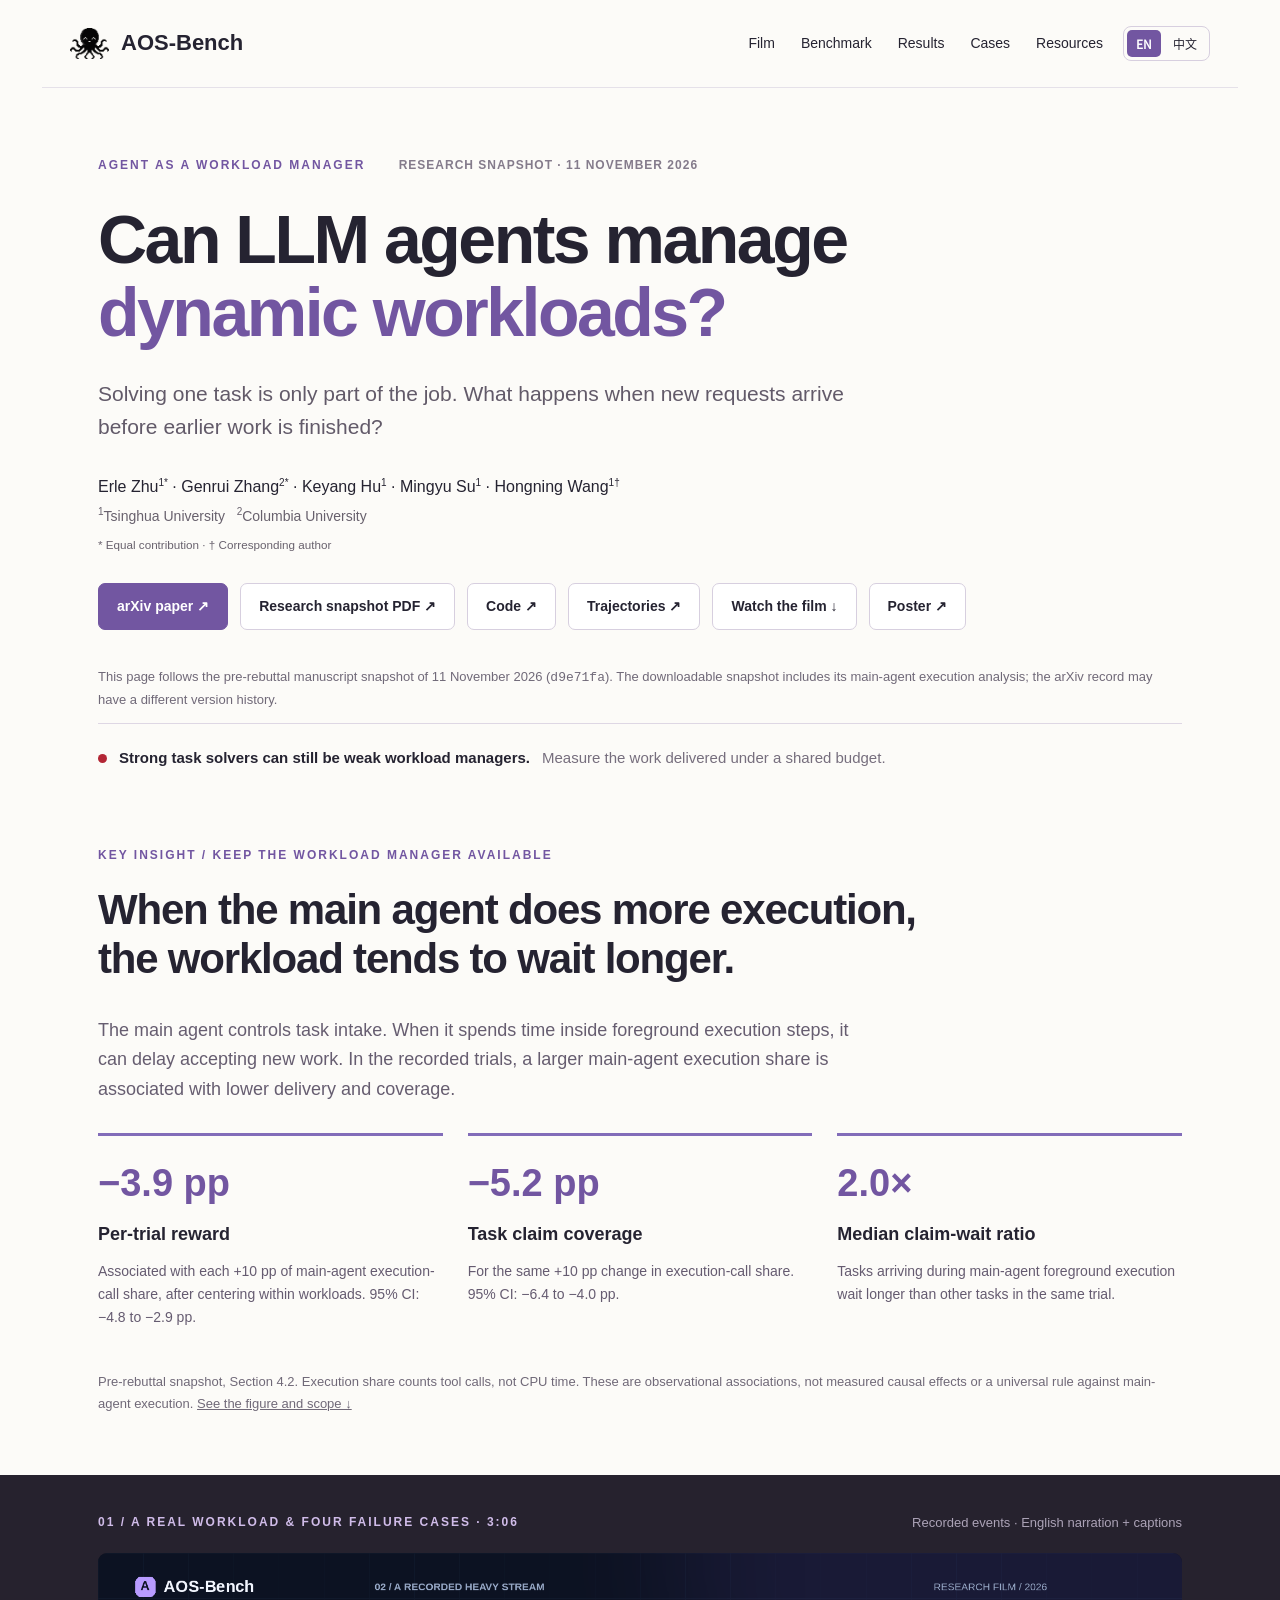
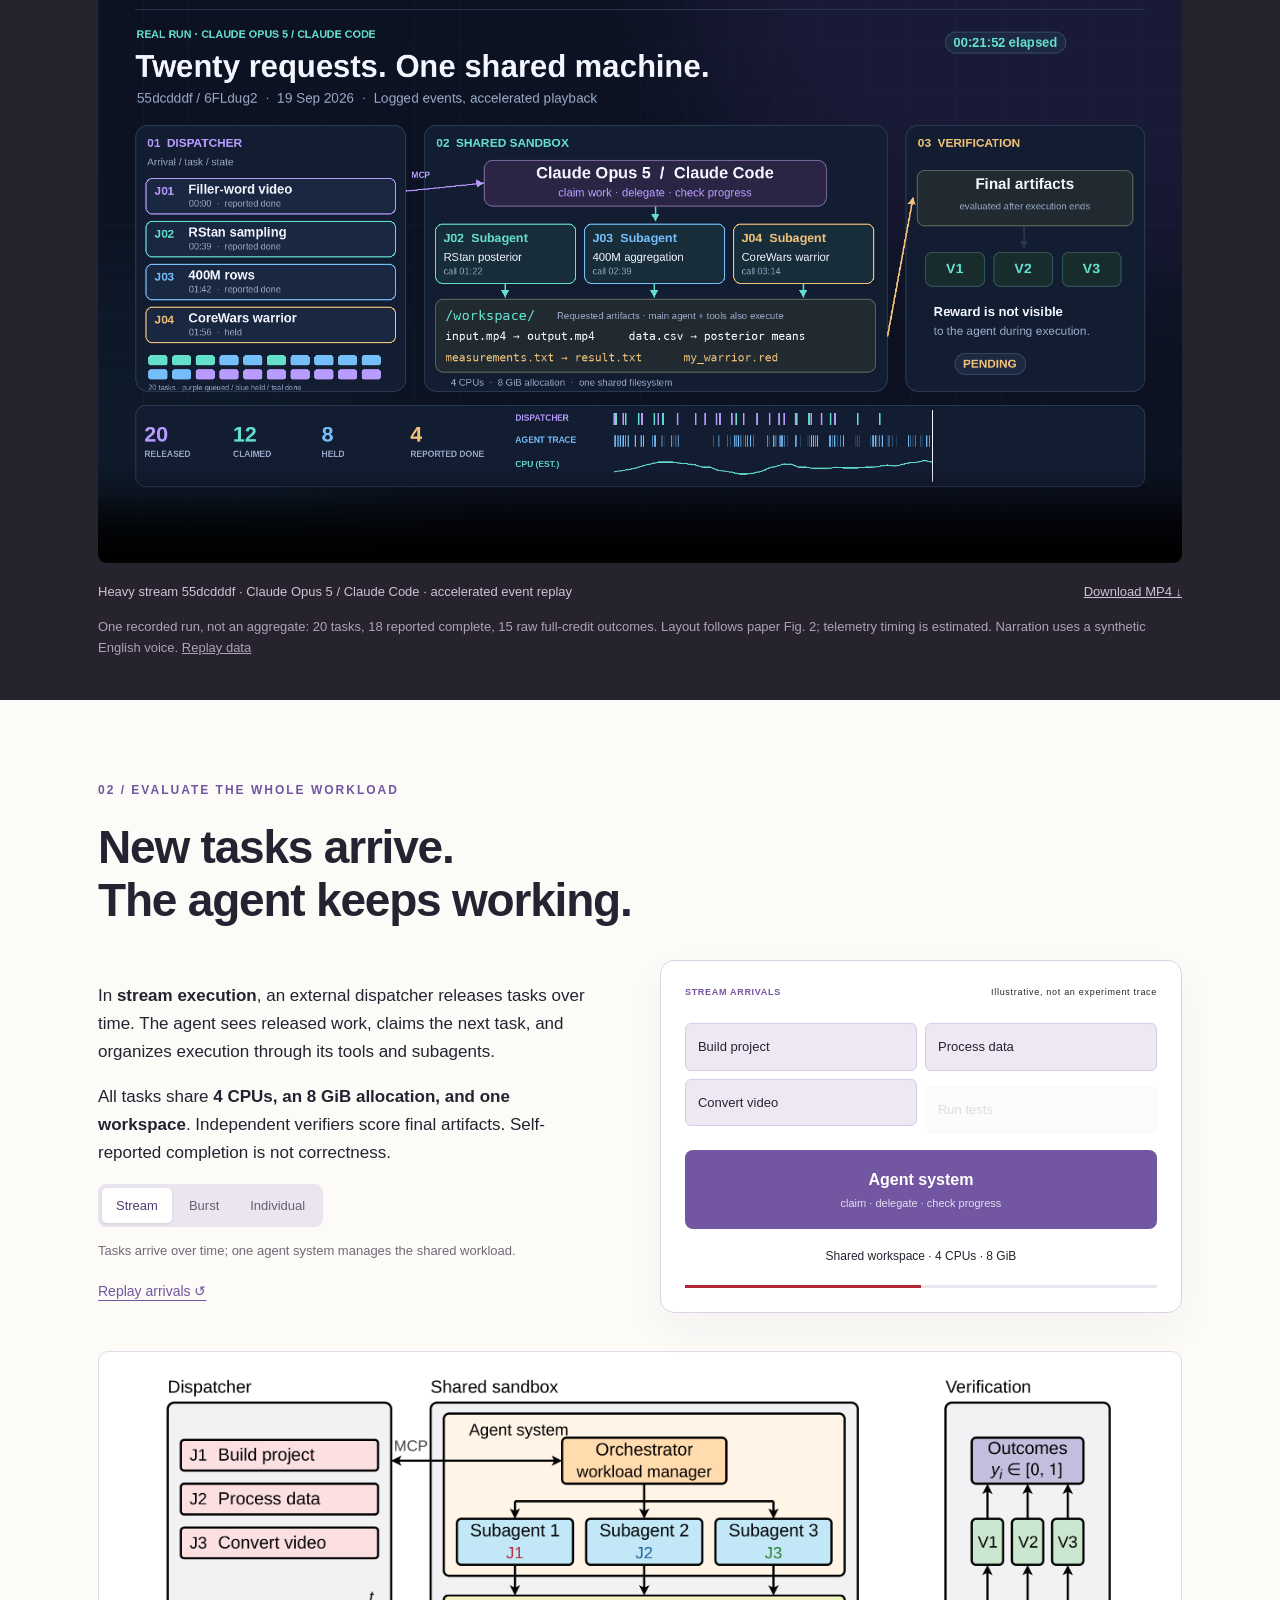
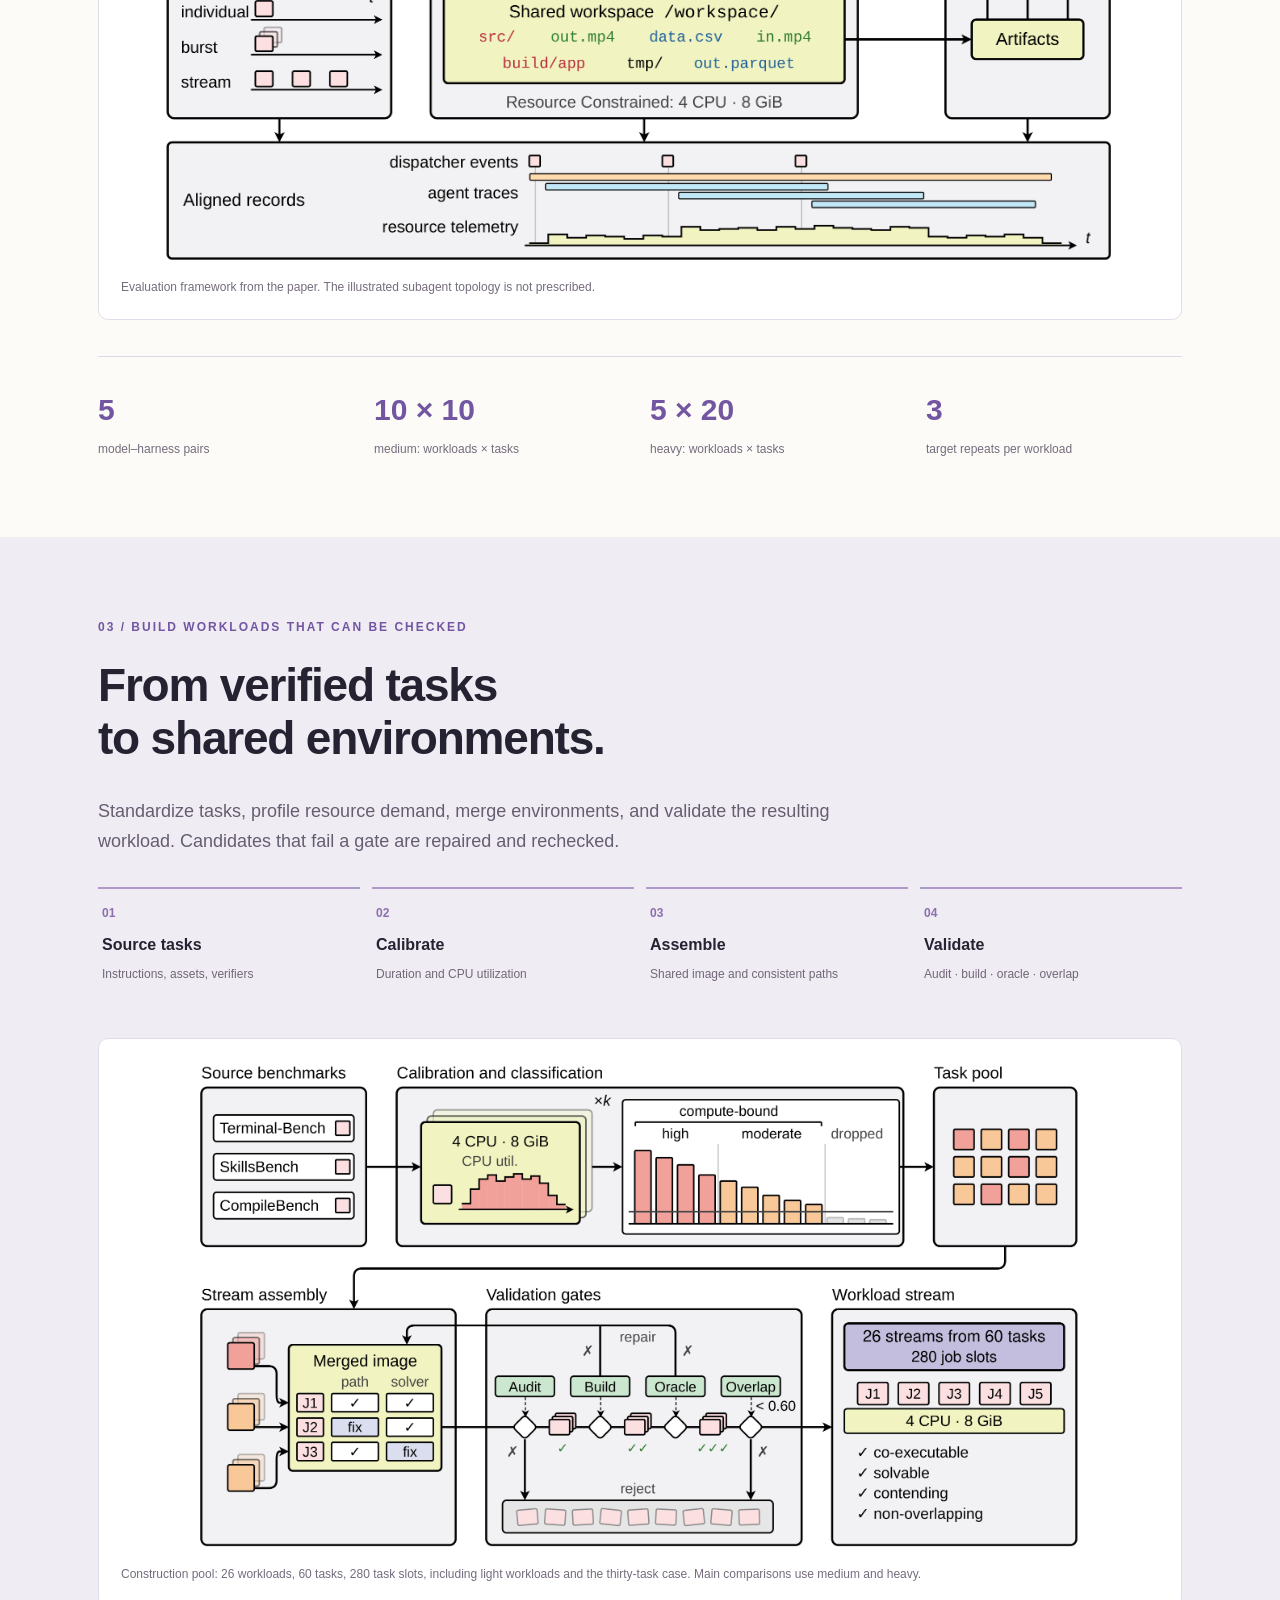
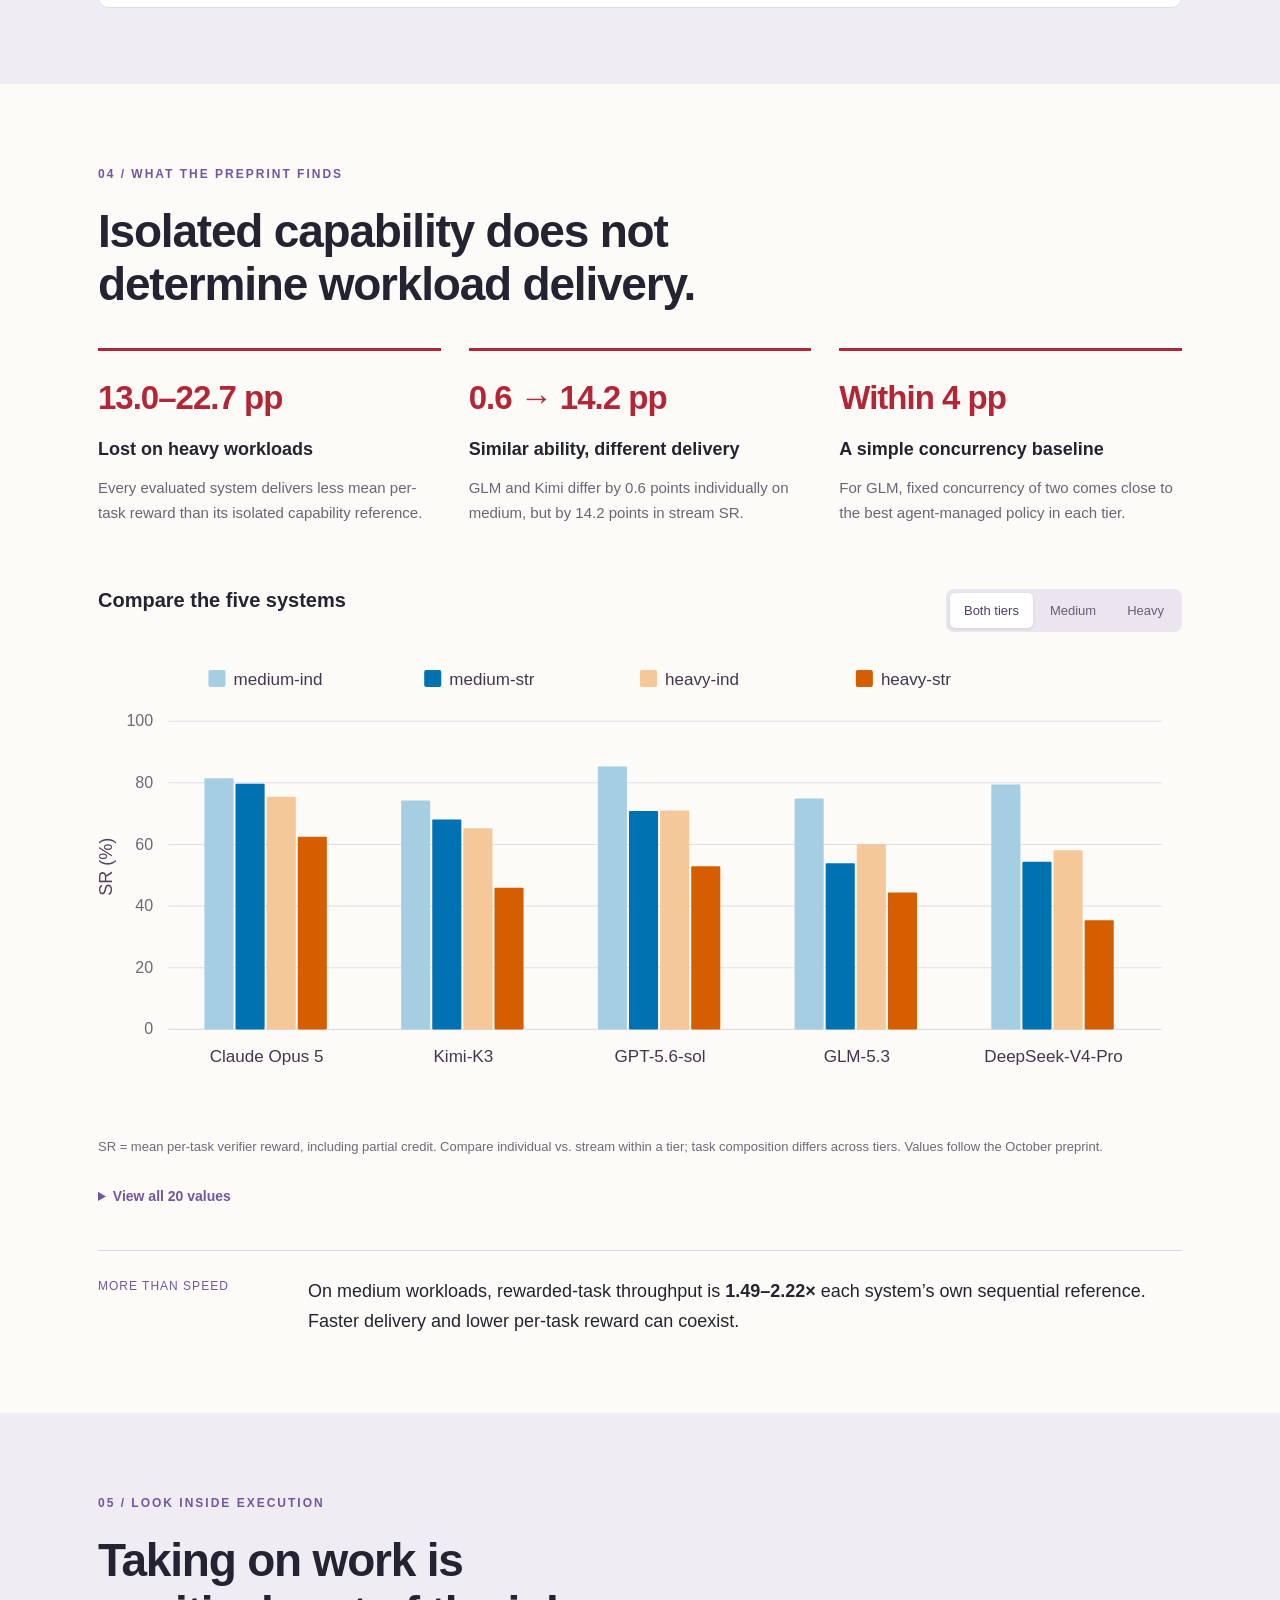
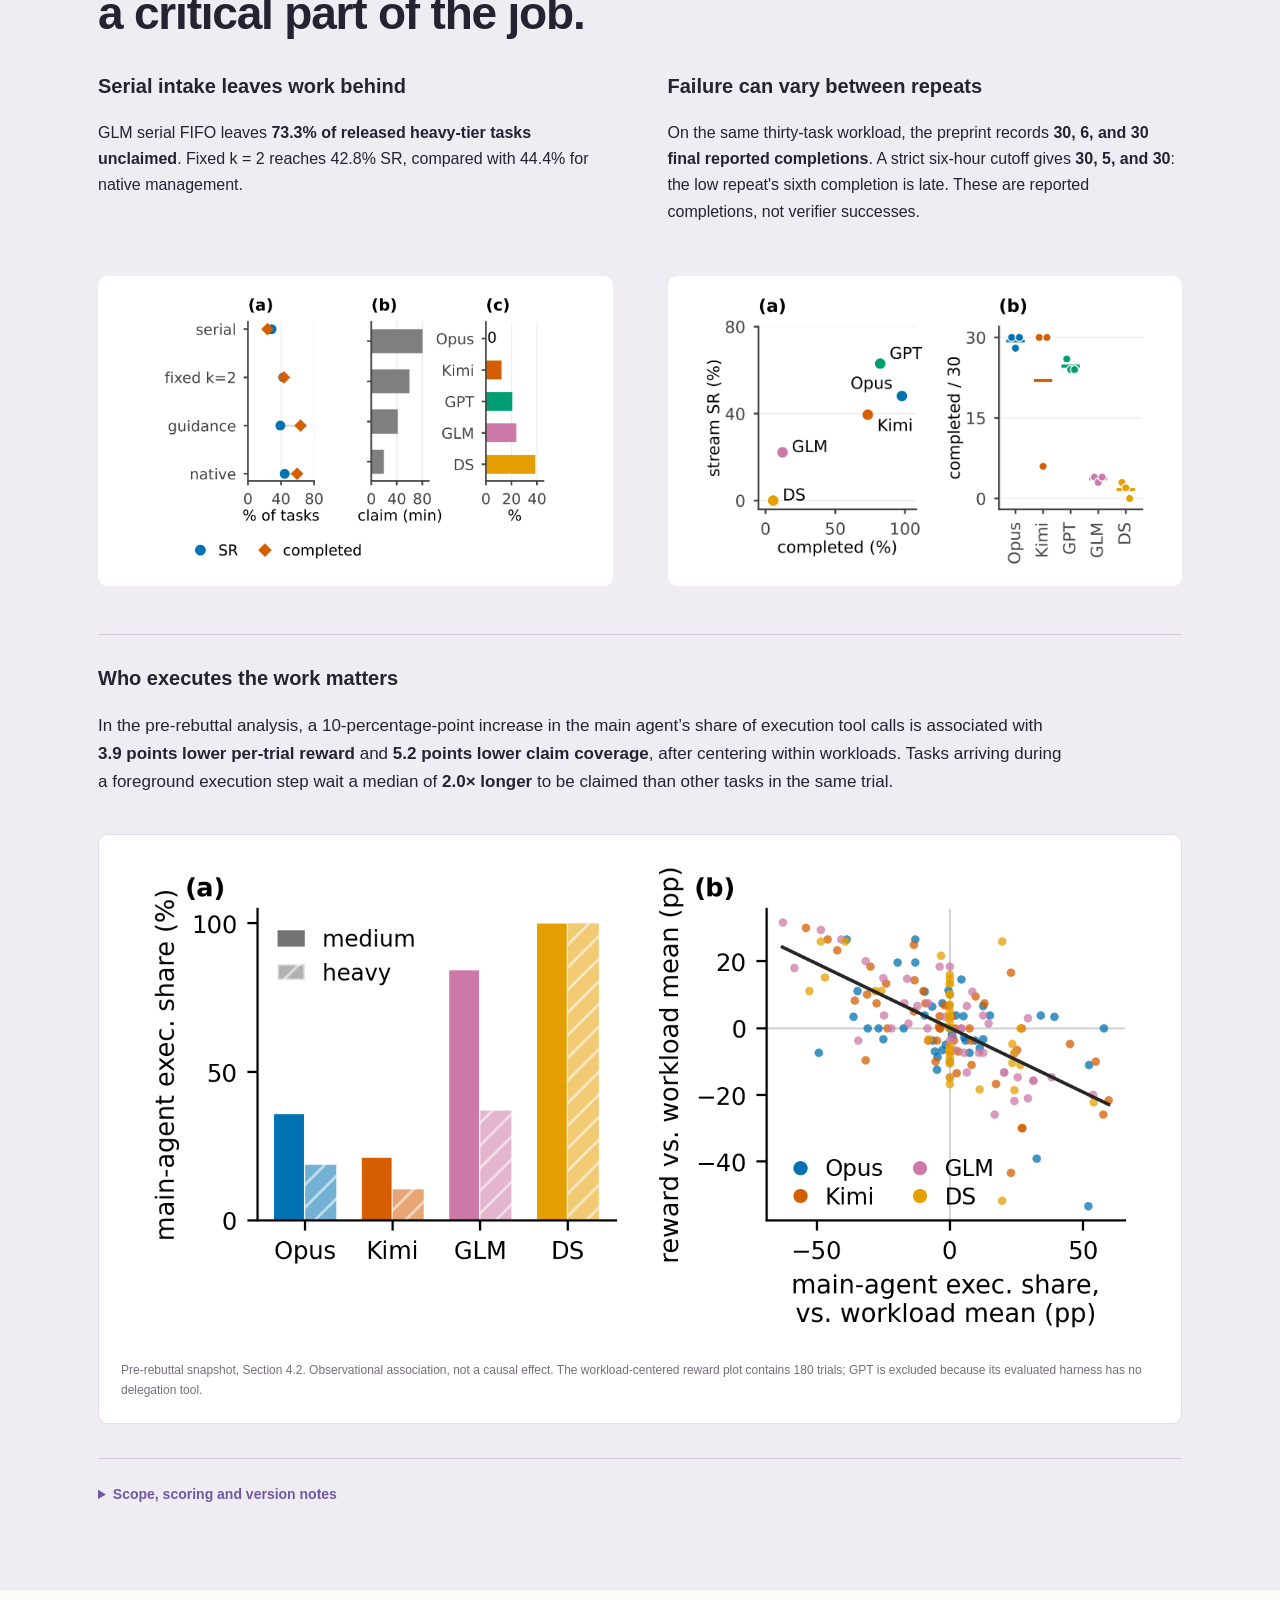
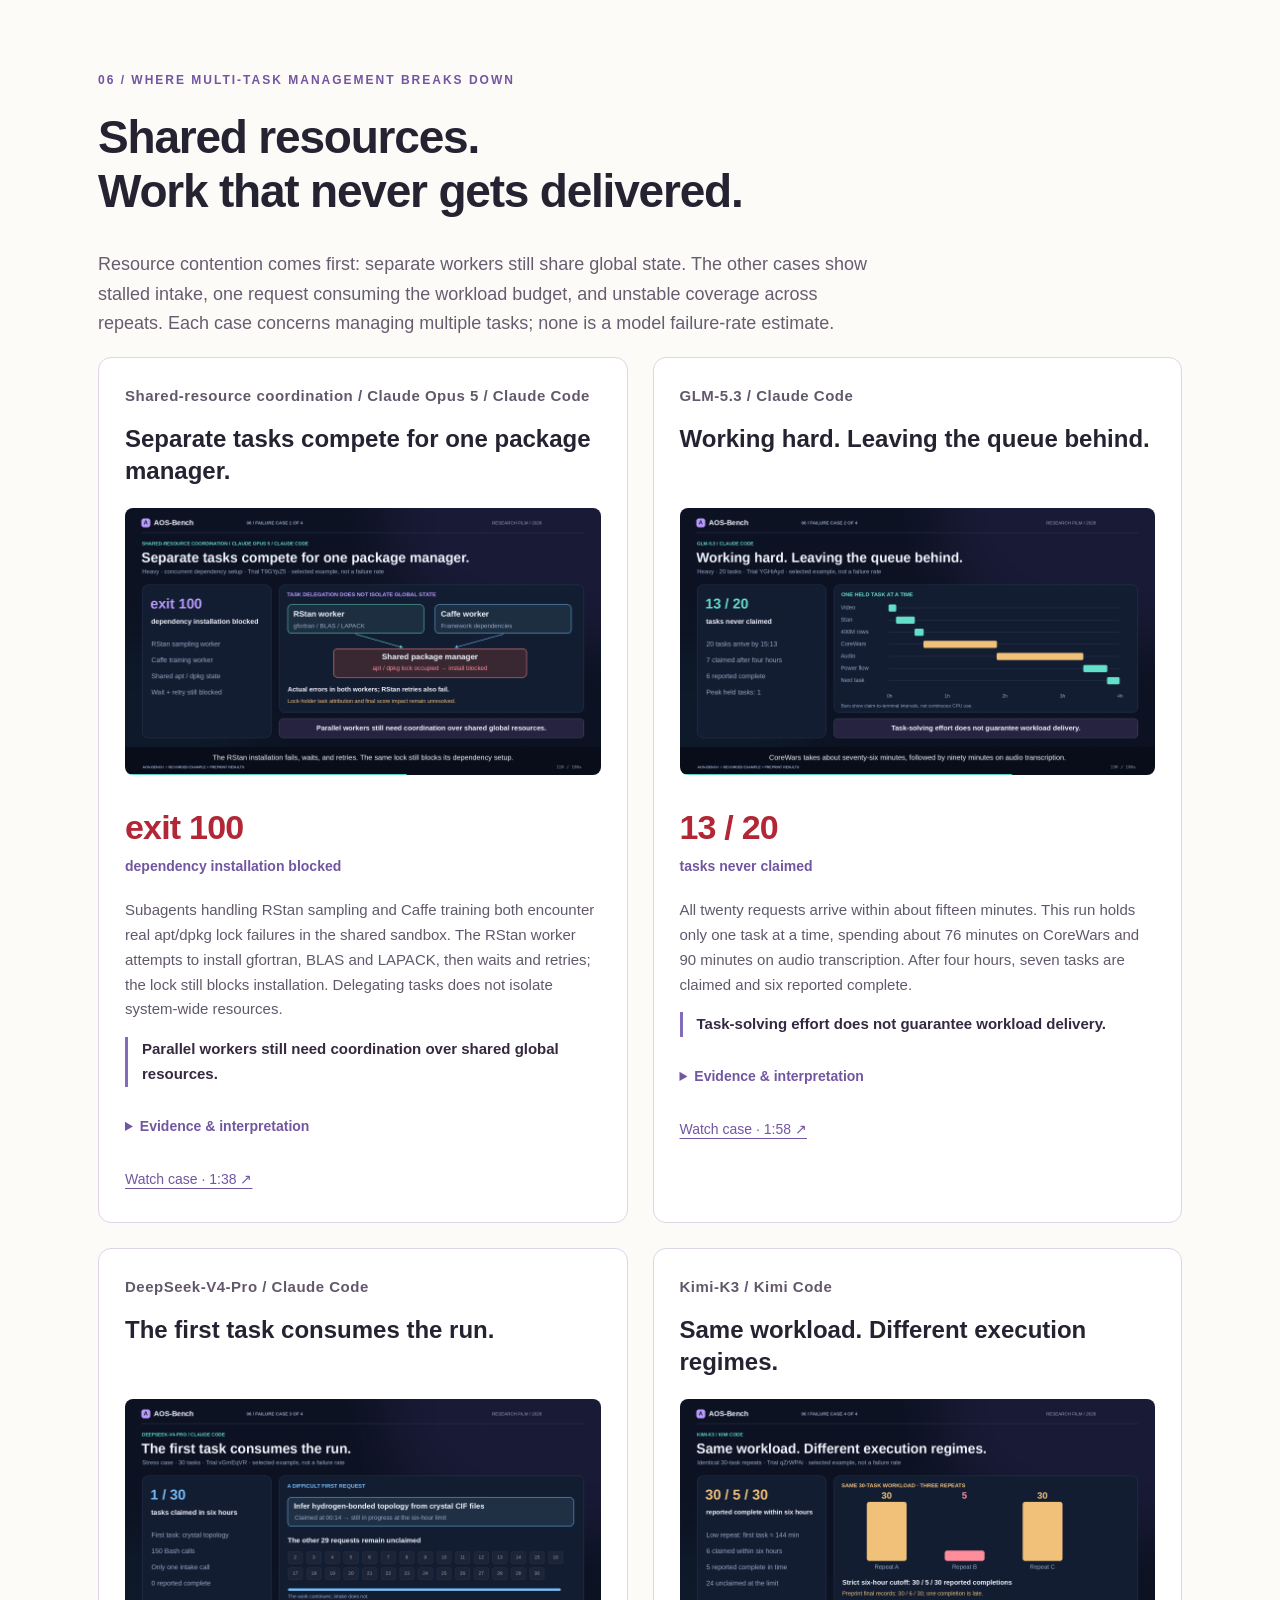
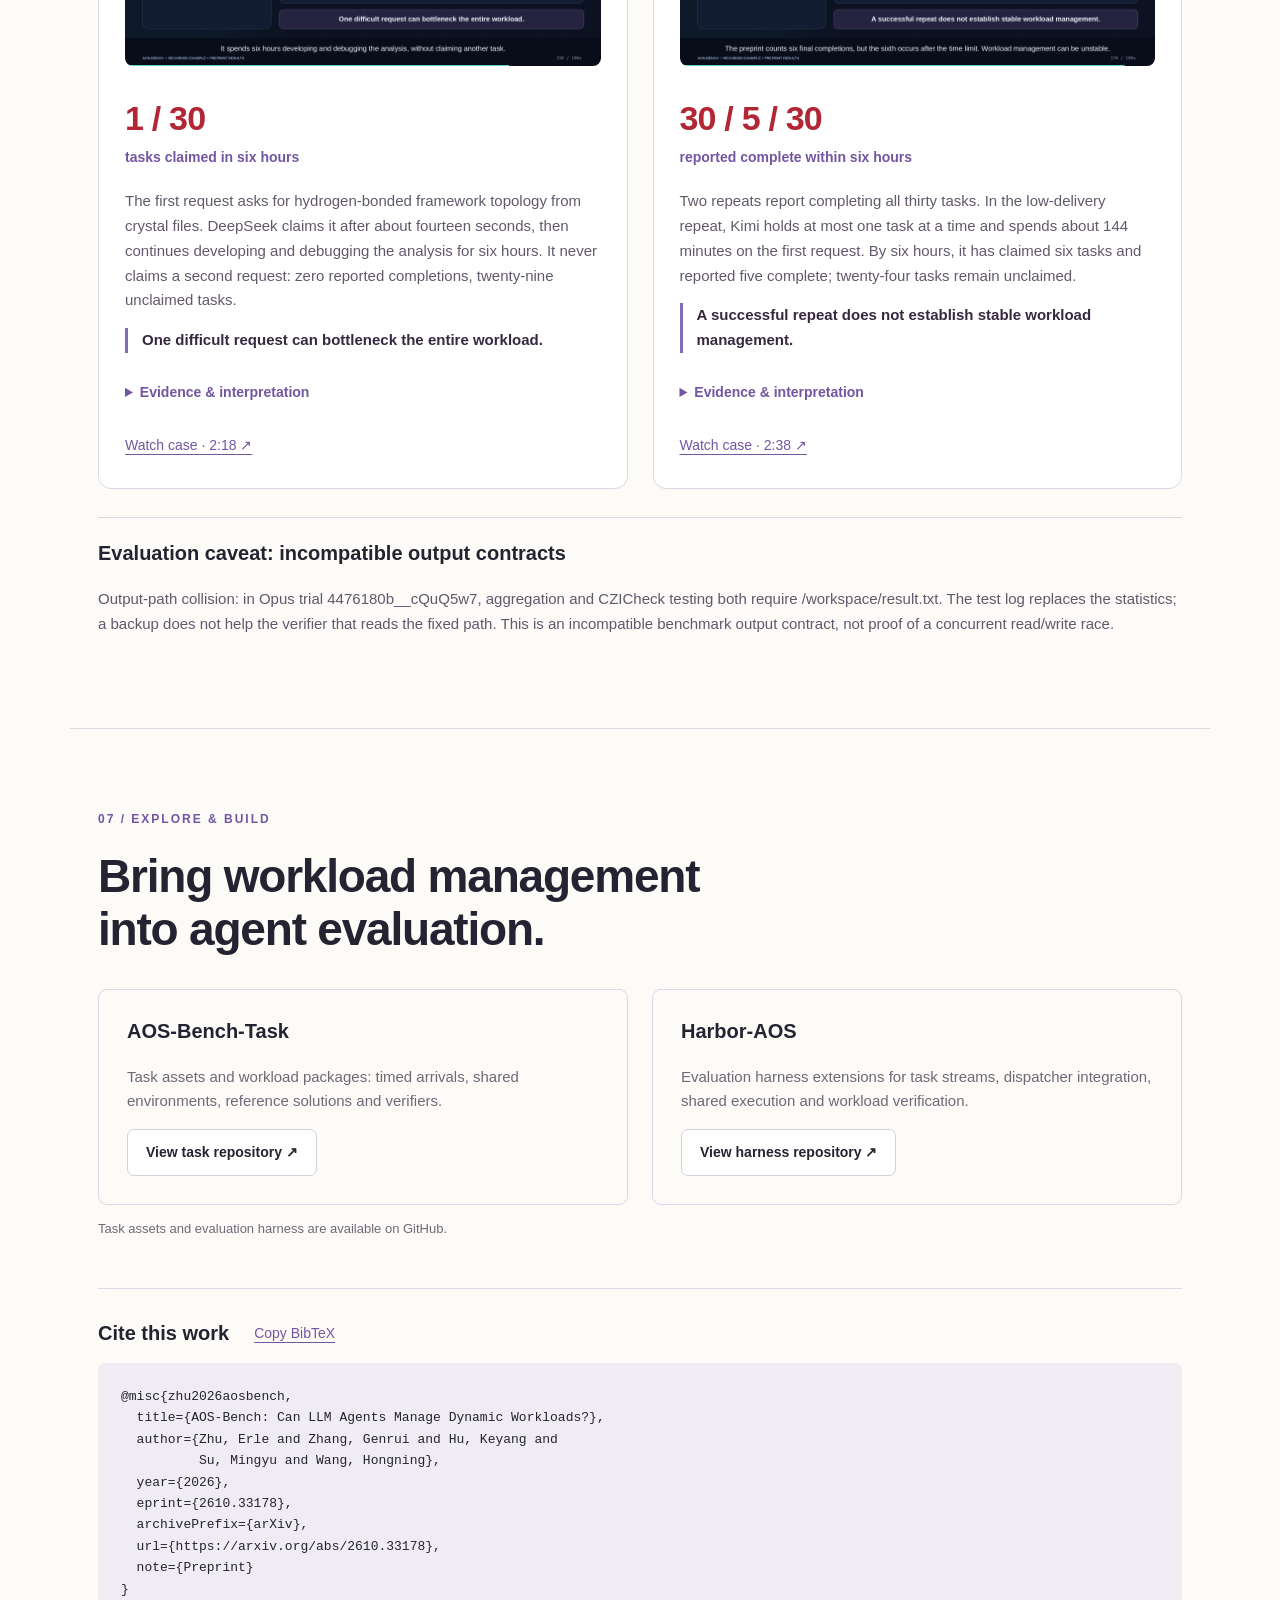
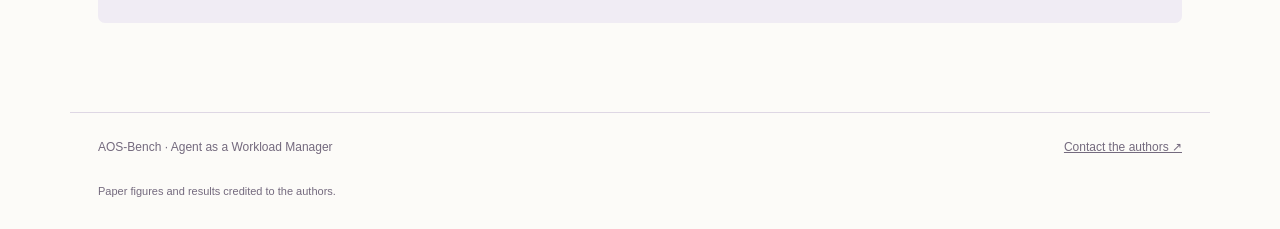
<file: index.html>
<!doctype html>
<html lang="en">
<head>
  <meta charset="utf-8"><meta name="viewport" content="width=device-width,initial-scale=1">
  <title>AOS-Bench — Can LLM Agents Manage Dynamic Workloads?</title>
  <meta name="description" content="AOS-Bench evaluates LLM agents as workload managers: tasks arrive over time and share compute, memory and a workspace.">
  <meta property="og:title" content="AOS-Bench: strong task solvers, weak workload managers?">
  <meta property="og:description" content="Evaluate the workload. Measure what gets delivered. Five agent systems, dynamic arrivals, shared resources.">
  <meta property="og:image" content="https://aos-bench.github.io/assets/social-card.png"><meta name="twitter:card" content="summary_large_image">
  <link rel="canonical" href="https://aos-bench.github.io/"><meta property="og:url" content="https://aos-bench.github.io/"><meta property="og:type" content="website">
  <link rel="icon" href="assets/logo.png"><link rel="stylesheet" href="style.css"><link rel="stylesheet" href="cases.css"><link rel="stylesheet" href="languages.css">
  <link rel="alternate" hreflang="en" href="index.html"><link rel="alternate" hreflang="zh-Hans" href="zh.html">
  <script src="config.js" defer></script><script src="app.js" defer></script>
</head>
<body>
<header class="nav"><a class="brand" href="#"><img src="assets/logo.png" alt="">AOS-Bench</a><nav aria-label="Main navigation"><a href="#demo">Film</a><a href="#benchmark">Benchmark</a><a href="#results">Results</a><a href="#failure-cases">Cases</a><a href="#resources">Resources</a></nav><div class="language-switch" aria-label="Page language"><a href="index.html" lang="en" aria-current="page">EN</a><a href="zh.html" lang="zh-Hans">中文</a></div></header>
<main>
  <section class="hero wrap">
    <div class="eyebrow">AGENT AS A WORKLOAD MANAGER <span>RESEARCH SNAPSHOT · 11 NOVEMBER 2026</span></div>
    <h1>Can LLM agents manage<br><em>dynamic workloads?</em></h1>
    <p class="deck">Solving one task is only part of the job. What happens when new requests arrive before earlier work is finished?</p>
    <p class="authors">Erle Zhu<sup>1*</sup> · Genrui Zhang<sup>2*</sup> · Keyang Hu<sup>1</sup> · Mingyu Su<sup>1</sup> · Hongning Wang<sup>1†</sup></p>
    <p class="affiliations"><sup>1</sup>Tsinghua University &nbsp; <sup>2</sup>Columbia University &nbsp; <small>* Equal contribution · † Corresponding author</small></p>
    <div class="actions"><a class="button primary" href="https://arxiv.org/abs/2610.33178">arXiv paper ↗</a><a class="button" href="assets/paper.pdf">Research snapshot PDF ↗</a><a class="button" href="https://github.com/AOS-Bench/AOS-Bench">Code ↗</a><a class="button" href="https://huggingface.co/datasets/AOS-Bench/AOS-Bench-Trajectories-v2">Trajectories ↗</a><a class="button" href="#demo">Watch the film ↓</a><a class="button" href="assets/poster.pdf">Poster ↗</a></div>
    <p class="small">This page follows the pre-rebuttal manuscript snapshot of 11 November 2026 (<code>d9e71fa</code>). The downloadable snapshot includes its main-agent execution analysis; the arXiv record may have a different version history.</p>
    <div class="hero-statement"><span class="signal"></span><strong>Strong task solvers can still be weak workload managers.</strong><span>Measure the work delivered under a shared budget.</span></div>
  </section>
  <section class="wrap lead-insight" id="main-agent-finding" aria-labelledby="main-agent-heading">
    <span class="eyebrow">KEY INSIGHT / KEEP THE WORKLOAD MANAGER AVAILABLE</span>
    <h2 id="main-agent-heading">When the main agent does more execution,<br>the workload tends to wait longer.</h2>
    <p class="section-intro">The main agent controls task intake. When it spends time inside foreground execution steps, it can delay accepting new work. In the recorded trials, a larger main-agent execution share is associated with lower delivery and coverage.</p>
    <div class="lead-metrics"><article><strong>−3.9 pp</strong><h3>Per-trial reward</h3><p>Associated with each +10 pp of main-agent execution-call share, after centering within workloads. 95% CI: −4.8 to −2.9 pp.</p></article><article><strong>−5.2 pp</strong><h3>Task claim coverage</h3><p>For the same +10 pp change in execution-call share. 95% CI: −6.4 to −4.0 pp.</p></article><article><strong>2.0×</strong><h3>Median claim-wait ratio</h3><p>Tasks arriving during main-agent foreground execution wait longer than other tasks in the same trial.</p></article></div>
    <p class="small">Pre-rebuttal snapshot, Section 4.2. Execution share counts tool calls, not CPU time. These are observational associations, not measured causal effects or a universal rule against main-agent execution. <a href="#main-agent-analysis">See the figure and scope ↓</a></p>
  </section>
  <section class="film-section" id="demo"><div class="wrap"><div class="section-top"><span class="eyebrow">01 / A REAL WORKLOAD & FOUR FAILURE CASES · 3:06</span><span class="muted">Recorded events · English narration + captions</span></div>
    <video controls playsinline preload="metadata" poster="assets/video-cover.png" aria-label="AOS-Bench animated overview"><source src="assets/aos-bench-overview.mp4" type="video/mp4"><track kind="captions" srclang="en" label="English" src="assets/overview.en.vtt">Your browser does not support embedded video. <a href="assets/aos-bench-overview.mp4">Download the film</a>.</video>
    <div class="under-film"><span>Heavy stream 55dcdddf · Claude Opus 5 / Claude Code · accelerated event replay</span><a href="assets/aos-bench-overview.mp4" download>Download MP4 ↓</a></div>
    <p class="muted">One recorded run, not an aggregate: 20 tasks, 18 reported complete, 15 raw full-credit outcomes. Layout follows paper Fig. 2; telemetry timing is estimated. Narration uses a synthetic English voice. <a href="assets/heavy-example.json">Replay data</a></p>
  </div></section>
  <section class="wrap section" id="benchmark"><span class="eyebrow">02 / EVALUATE THE WHOLE WORKLOAD</span><h2>New tasks arrive.<br>The agent keeps working.</h2>
    <div class="split"><div><p>In <strong>stream execution</strong>, an external dispatcher releases tasks over time. The agent sees released work, claims the next task, and organizes execution through its tools and subagents.</p><p>All tasks share <strong>4 CPUs, an 8 GiB allocation, and one workspace</strong>. Independent verifiers score final artifacts. Self-reported completion is not correctness.</p><div class="modes" role="group" aria-label="Arrival setting"><button class="active" data-mode="stream" aria-pressed="true">Stream</button><button data-mode="burst" aria-pressed="false">Burst</button><button data-mode="individual" aria-pressed="false">Individual</button></div><p id="mode-description" class="small">Tasks arrive over time; one agent system manages the shared workload.</p><button id="replay" class="text-button">Replay arrivals ↺</button></div>
    <div class="simulation" aria-label="Illustrative task arrival animation"><div class="sim-head"><span id="sim-label">STREAM ARRIVALS</span><span>Illustrative, not an experiment trace</span></div><div class="queue" id="queue"><div>Build project</div><div>Process data</div><div>Convert video</div><div>Run tests</div></div><div class="sim-agent">Agent system <span>claim · delegate · check progress</span></div><div id="sim-budget">Shared workspace · 4 CPUs · 8 GiB</div><div class="sim-progress"><i></i></div></div></div>
    <figure class="paper-figure"><img loading="lazy" src="assets/framework.png" alt="Paper framework: dispatcher releases tasks to an agent system in a shared sandbox; independent verifiers score final artifacts."><figcaption>Evaluation framework from the paper. The illustrated subagent topology is not prescribed.</figcaption></figure>
    <div class="study"><div><strong>5</strong><span>model–harness pairs</span></div><div><strong>10 × 10</strong><span>medium: workloads × tasks</span></div><div><strong>5 × 20</strong><span>heavy: workloads × tasks</span></div><div><strong>3</strong><span>target repeats per workload</span></div></div>
  </section>
  <section class="tinted"><div class="wrap section"><span class="eyebrow">03 / BUILD WORKLOADS THAT CAN BE CHECKED</span><h2>From verified tasks<br>to shared environments.</h2><p class="section-intro">Standardize tasks, profile resource demand, merge environments, and validate the resulting workload. Candidates that fail a gate are repaired and rechecked.</p>
    <div class="pipeline"><div><b>01</b>Source tasks<small>Instructions, assets, verifiers</small></div><div><b>02</b>Calibrate<small>Duration and CPU utilization</small></div><div><b>03</b>Assemble<small>Shared image and consistent paths</small></div><div><b>04</b>Validate<small>Audit · build · oracle · overlap</small></div></div>
    <figure class="paper-figure"><img loading="lazy" src="assets/synthesis.png" alt="Original workload synthesis pipeline, including calibration, stream assembly and four validation gates."><figcaption>Construction pool: 26 workloads, 60 tasks, 280 task slots, including light workloads and the thirty-task case. Main comparisons use medium and heavy.</figcaption></figure>
  </div></section>
  <section class="wrap section" id="results"><span class="eyebrow">04 / WHAT THE PREPRINT FINDS</span><h2>Isolated capability does not<br>determine workload delivery.</h2>
    <div class="result-cards"><article><strong>13.0–22.7 pp</strong><h3>Lost on heavy workloads</h3><p>Every evaluated system delivers less mean per-task reward than its isolated capability reference.</p></article><article><strong>0.6 → 14.2 pp</strong><h3>Similar ability, different delivery</h3><p>GLM and Kimi differ by 0.6 points individually on medium, but by 14.2 points in stream SR.</p></article><article><strong>Within 4 pp</strong><h3>A simple concurrency baseline</h3><p>For GLM, fixed concurrency of two comes close to the best agent-managed policy in each tier.</p></article></div>
    <div class="chart-header"><h3>Compare the five systems</h3><div class="modes" role="group" aria-label="Results tier"><button class="active" data-tier="all" aria-pressed="true">Both tiers</button><button data-tier="Medium" aria-pressed="false">Medium</button><button data-tier="Heavy" aria-pressed="false">Heavy</button></div></div>
    <div id="results-chart" role="img" aria-label="Success rates grouped by model. Each group compares medium individual, medium stream, heavy individual and heavy stream."></div>
    <p class="small">SR = mean per-task verifier reward, including partial credit. Compare individual vs. stream within a tier; task composition differs across tiers. Values follow the October preprint.</p>
    <details><summary>View all 20 values</summary><div class="table-scroll"><table id="results-table"><thead><tr><th>Model</th><th>Medium ind.</th><th>Medium str.</th><th>Heavy ind.</th><th>Heavy str.</th></tr></thead><tbody></tbody></table></div></details>
    <div class="finding"><span>MORE THAN SPEED</span><p>On medium workloads, rewarded-task throughput is <strong>1.49–2.22×</strong> each system’s own sequential reference. Faster delivery and lower per-task reward can coexist.</p></div>
  </section>
  <section class="tinted"><div class="wrap section"><span class="eyebrow">05 / LOOK INSIDE EXECUTION</span><h2>Taking on work is<br>a critical part of the job.</h2><div class="analysis-grid"><article><h3>Serial intake leaves work behind</h3><p>GLM serial FIFO leaves <strong>73.3% of released heavy-tier tasks unclaimed</strong>. Fixed k = 2 reaches 42.8% SR, compared with 44.4% for native management.</p><img loading="lazy" src="assets/mechanism.png" alt="Paper chart of GLM execution policies, claim latency and never-claimed task shares."></article><article><h3>Failure can vary between repeats</h3><p>On the same thirty-task workload, the preprint records <strong>30, 6, and 30 final reported completions</strong>. A strict six-hour cutoff gives <strong>30, 5, and 30</strong>: the low repeat's sixth completion is late. These are reported completions, not verifier successes.</p><img loading="lazy" src="assets/case.png" alt="Original preprint chart using final reported completions, including a late sixth completion in Kimi's low-delivery repeat."></article></div>
    <div class="main-agent-analysis"><h3>Who executes the work matters</h3><p>In the pre-rebuttal analysis, a 10-percentage-point increase in the main agent’s share of execution tool calls is associated with <strong>3.9 points lower per-trial reward</strong> and <strong>5.2 points lower claim coverage</strong>, after centering within workloads. Tasks arriving during a foreground execution step wait a median of <strong>2.0× longer</strong> to be claimed than other tasks in the same trial.</p><figure class="paper-figure"><img loading="lazy" src="assets/main-agent-work.png" alt="Main-agent execution share and its observational association with workload reward."><figcaption>Pre-rebuttal snapshot, Section 4.2. Observational association, not a causal effect. The workload-centered reward plot contains 180 trials; GPT is excluded because its evaluated harness has no delegation tool.</figcaption></figure></div>
    <details class="scope"><summary>Scope, scoring and version notes</summary><p>These are results for model–harness pairs, not model-only rankings. Ten medium workloads and five heavy workloads bound inference; heavy confidence intervals are coarse. Workloads contain no explicit task dependencies, values or priorities. Individual execution is a capability reference, not an equal-resource baseline.</p><p>Scoring excludes eleven tasks whose verifiers cannot validly judge execution, and gives no credit to completions after a sampled memory overrun. Historical trials include post-limit activity and shared-artifact effects. This page preserves manuscript snapshot <code>d9e71fa</code>, before the rebuttal revision; it does not mix in revised rebuttal scores. The current released code may contain subsequent engineering fixes. The thirty-task analysis is a case study.</p></details>
  </div></section>
  <section class="wrap section" id="failure-cases"><span class="eyebrow">06 / WHERE MULTI-TASK MANAGEMENT BREAKS DOWN</span><h2>Shared resources.<br>Work that never gets delivered.</h2><p class="section-intro">Resource contention comes first: separate workers still share global state. The other cases show stalled intake, one request consuming the workload budget, and unstable coverage across repeats. Each case concerns managing multiple tasks; none is a model failure-rate estimate.</p><div id="case-cards" class="case-grid"></div><noscript><p>Enable JavaScript to view the case cards, or <a href="assets/failure-cases.json">read the case summaries and evidence</a>.</p></noscript></section>
  <section class="wrap section" id="resources"><span class="eyebrow">07 / EXPLORE & BUILD</span><h2>Bring workload management<br>into agent evaluation.</h2><div class="resource-grid"><article><h3>AOS-Bench-Task</h3><p>Task assets and workload packages: timed arrivals, shared environments, reference solutions and verifiers.</p><a id="tasks-link" class="button" href="https://github.com/AOS-Bench/AOS-Bench-Task">Repository · release pending</a></article><article><h3>Harbor-AOS</h3><p>Evaluation harness extensions for task streams, dispatcher integration, shared execution and workload verification.</p><a id="harness-link" class="button" href="https://github.com/AOS-Bench/Harbor-AOS">Repository · release pending</a></article></div><p id="release-note" class="small">Code release is being prepared. Repository links may require access until publication.</p>
    <div class="citation"><div><h3>Cite this work</h3><button id="copy-citation" class="text-button">Copy BibTeX</button><span id="copy-status" aria-live="polite"></span></div><pre id="citation">@misc{zhu2026aosbench,
  title={AOS-Bench: Can LLM Agents Manage Dynamic Workloads?},
  author={Zhu, Erle and Zhang, Genrui and Hu, Keyang and
          Su, Mingyu and Wang, Hongning},
  year={2026},
  eprint={2610.33178},
  archivePrefix={arXiv},
  url={https://arxiv.org/abs/2610.33178},
  note={Preprint}
}</pre></div>
  </section>
</main><footer class="wrap"><span>AOS-Bench · Agent as a Workload Manager</span><a href="mailto:erlerzhu@gmail.com">Contact the authors ↗</a><span>Paper figures and results credited to the authors.</span></footer>
</body></html>
</file>
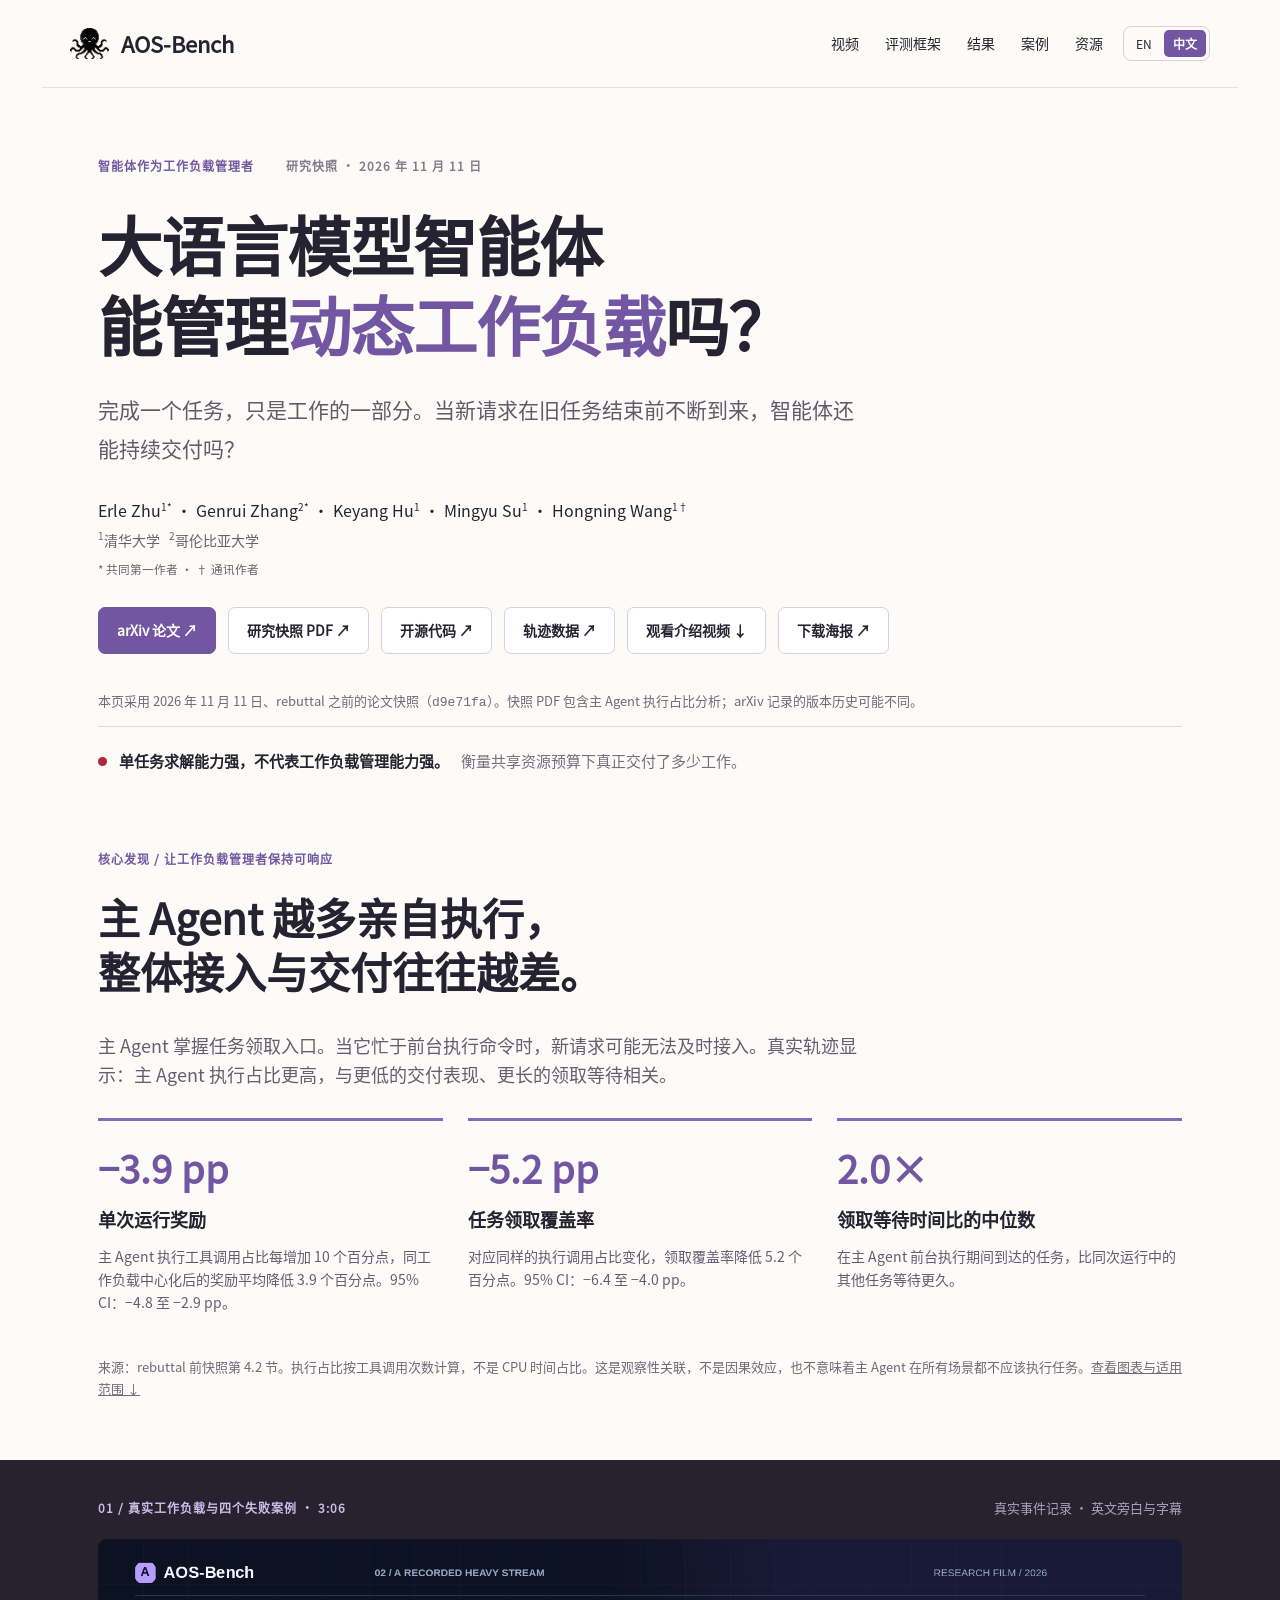
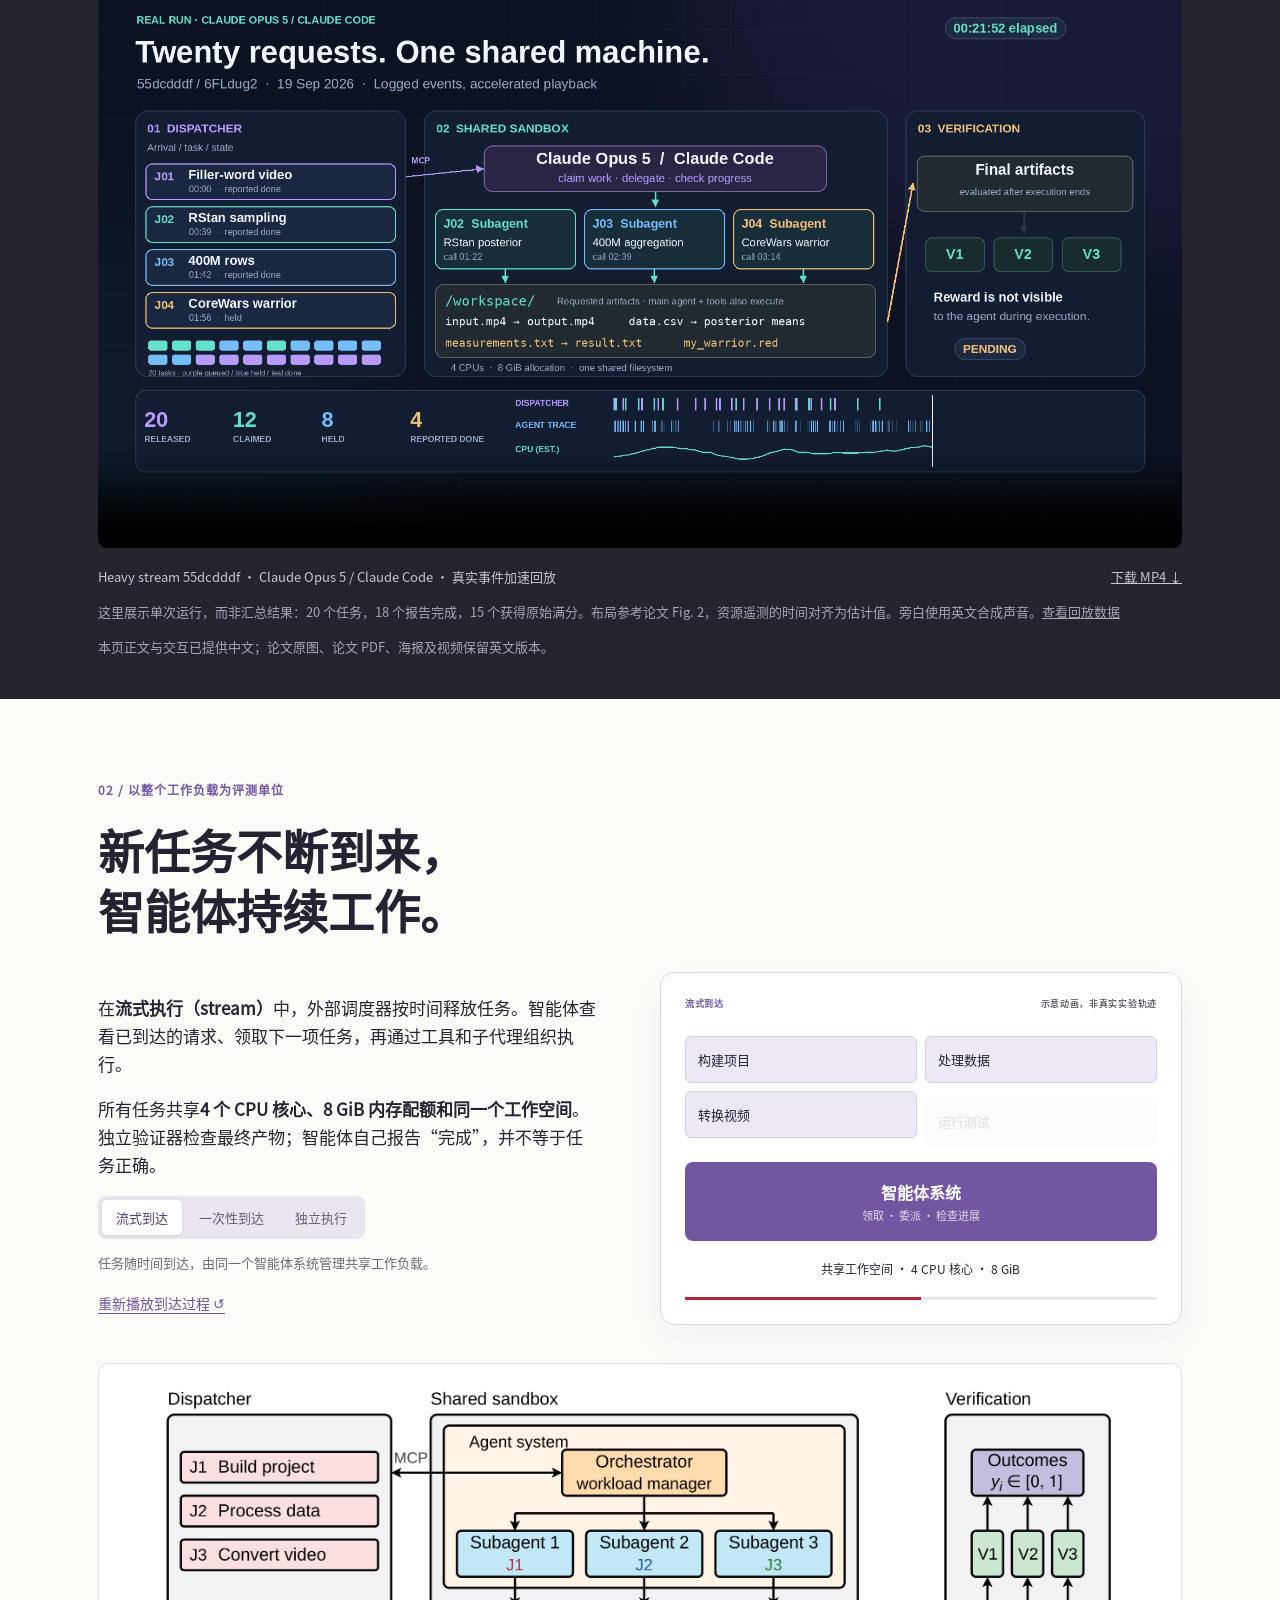
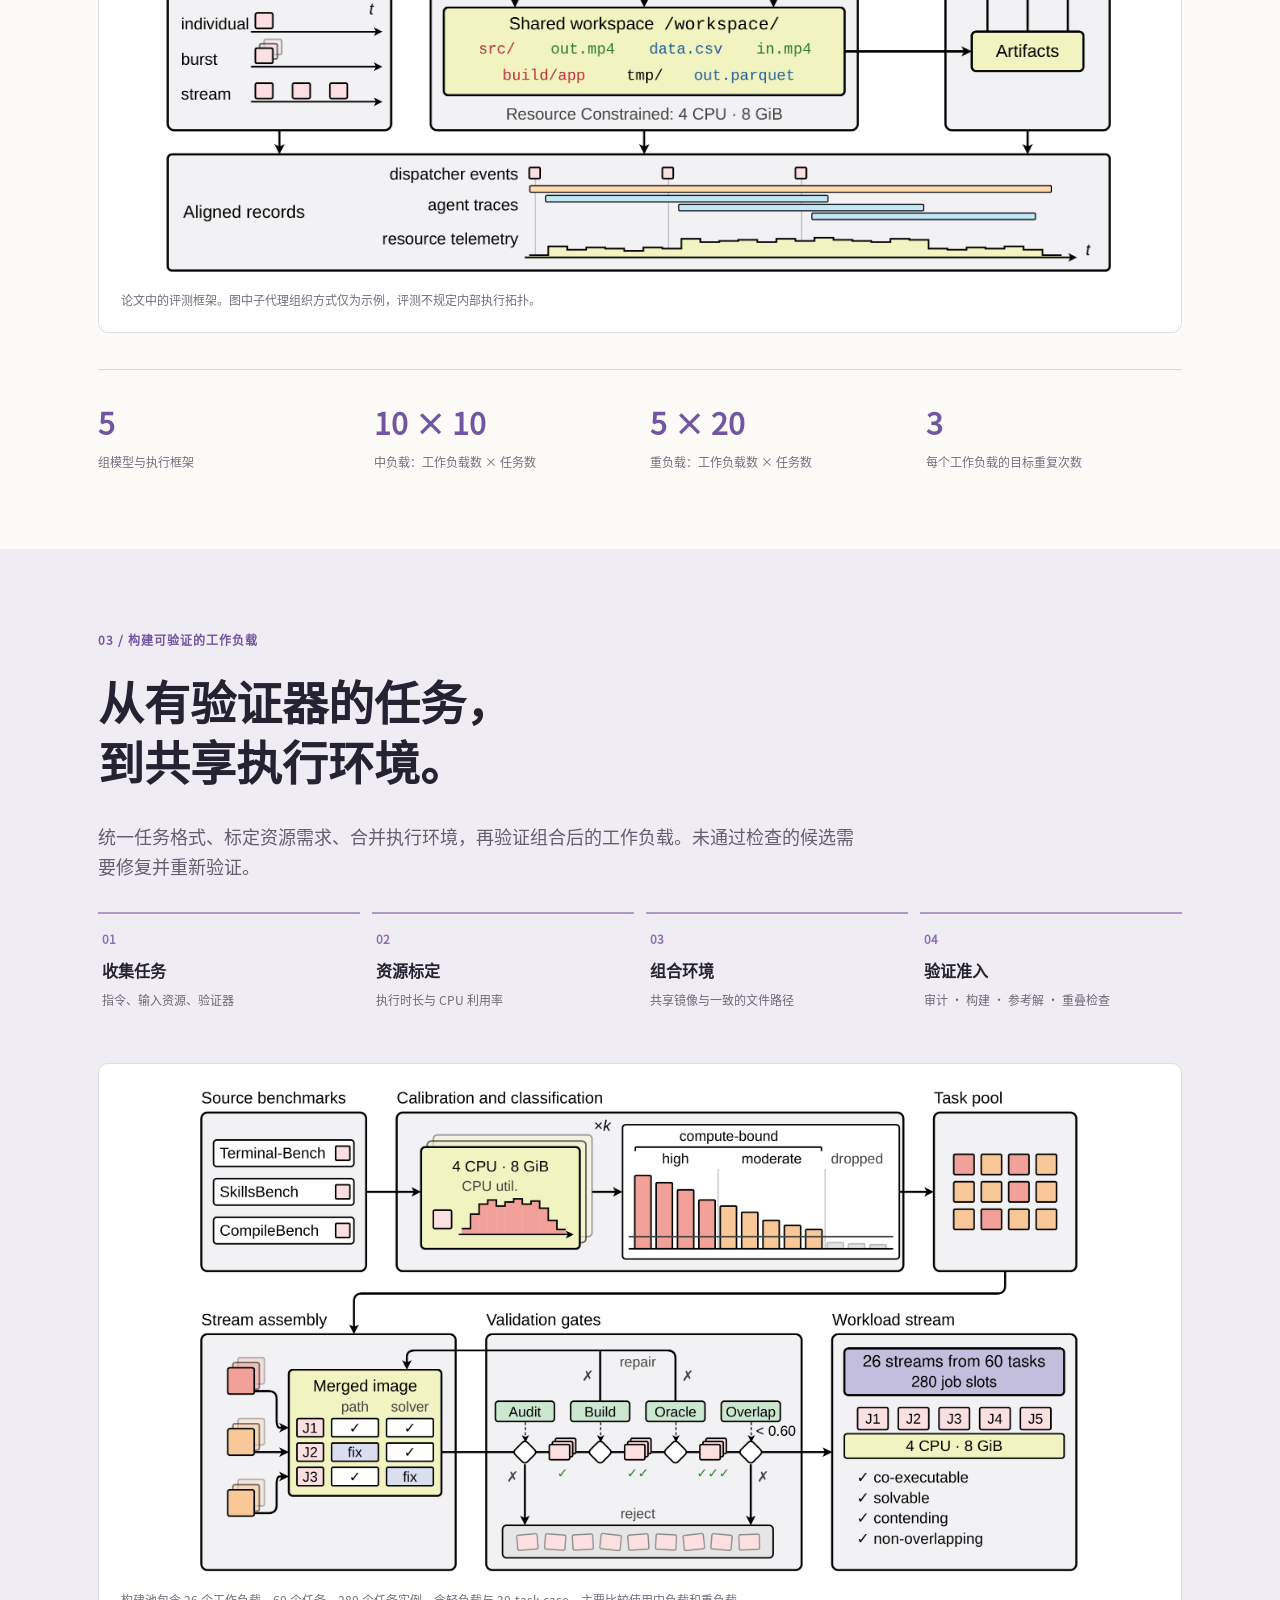
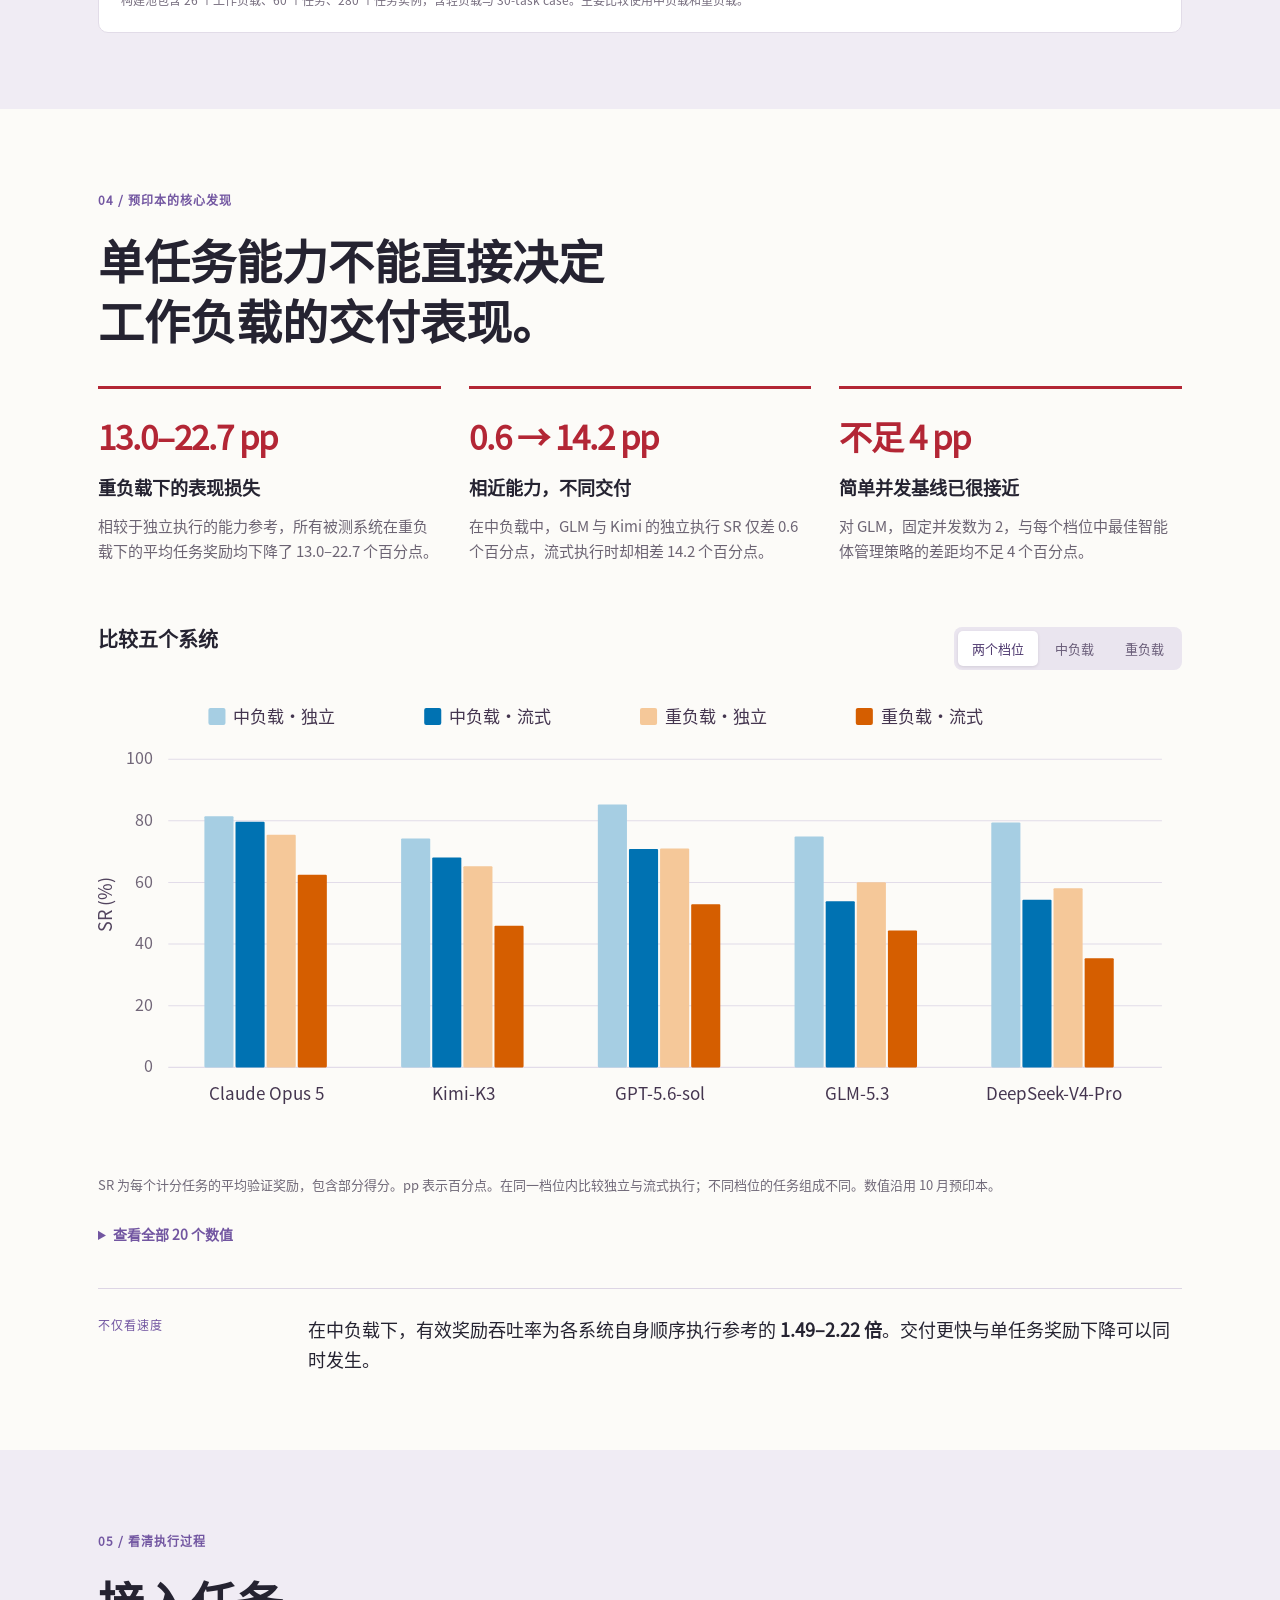
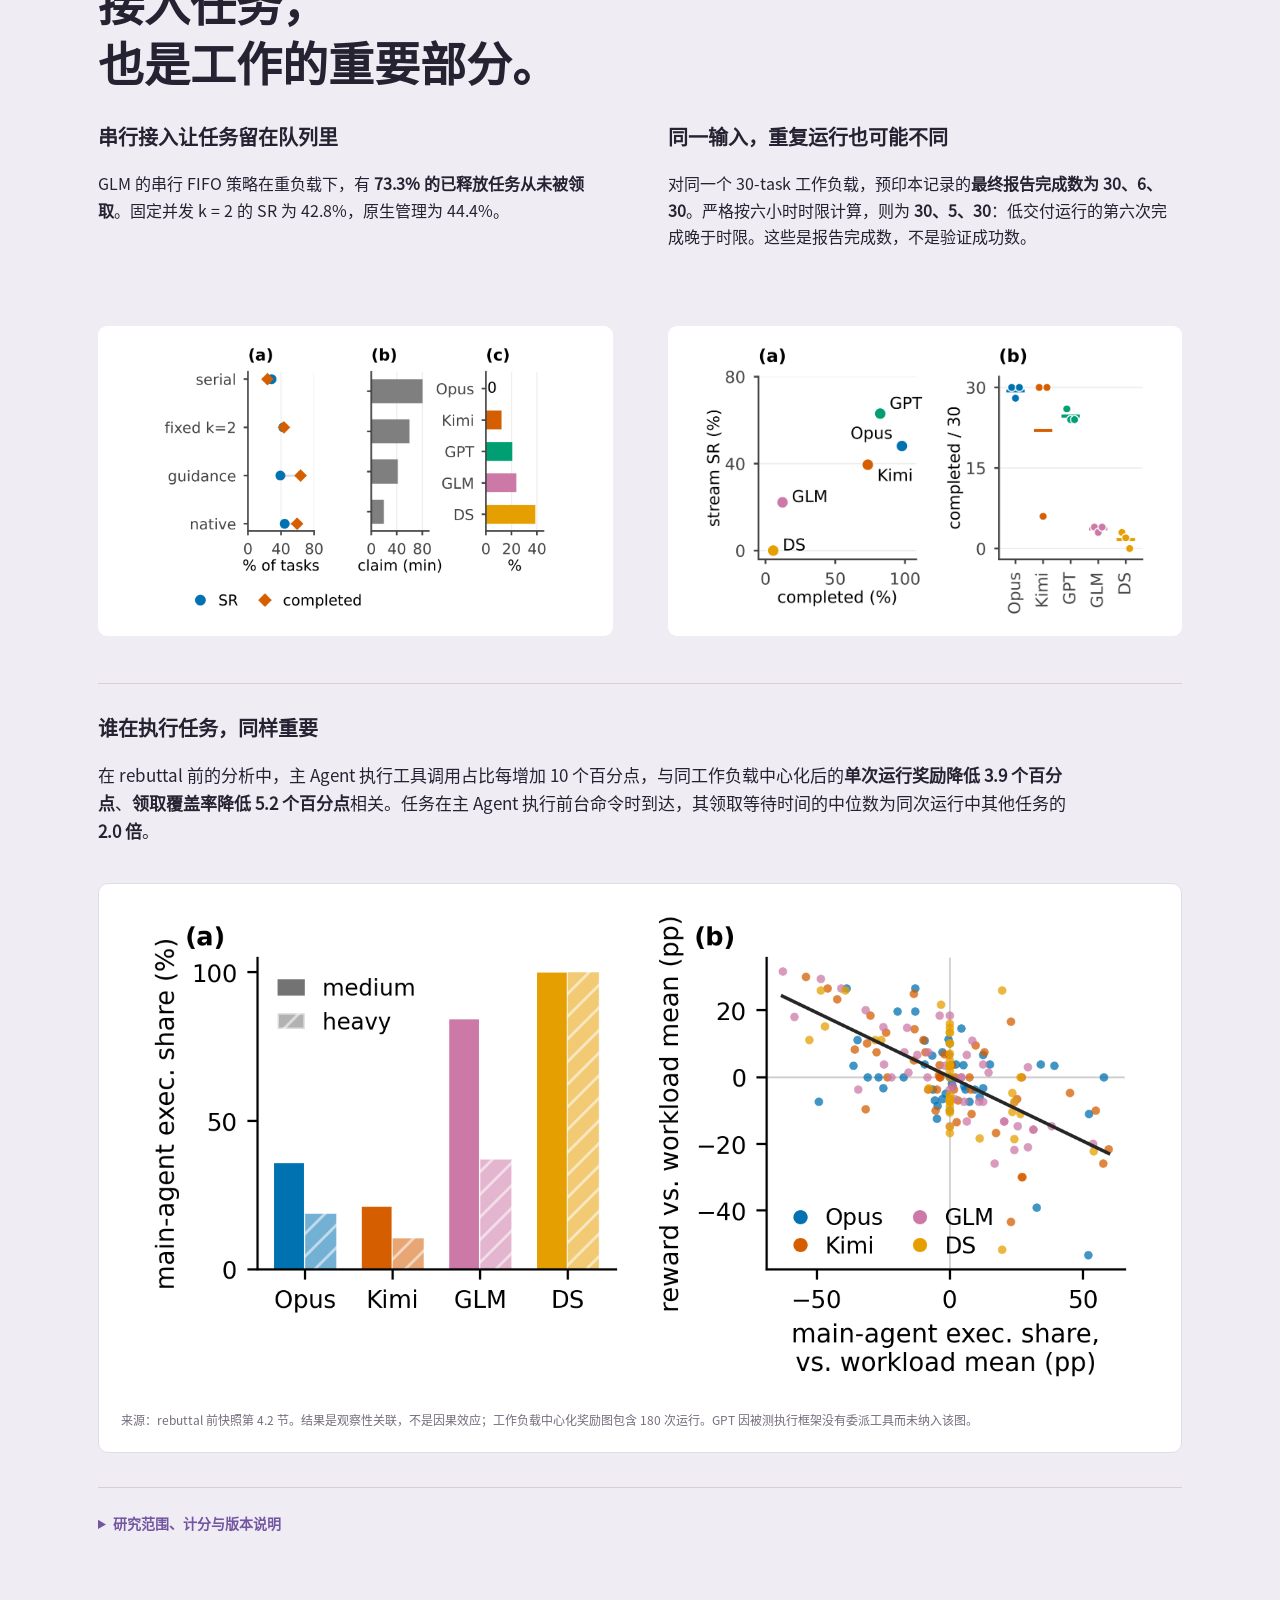
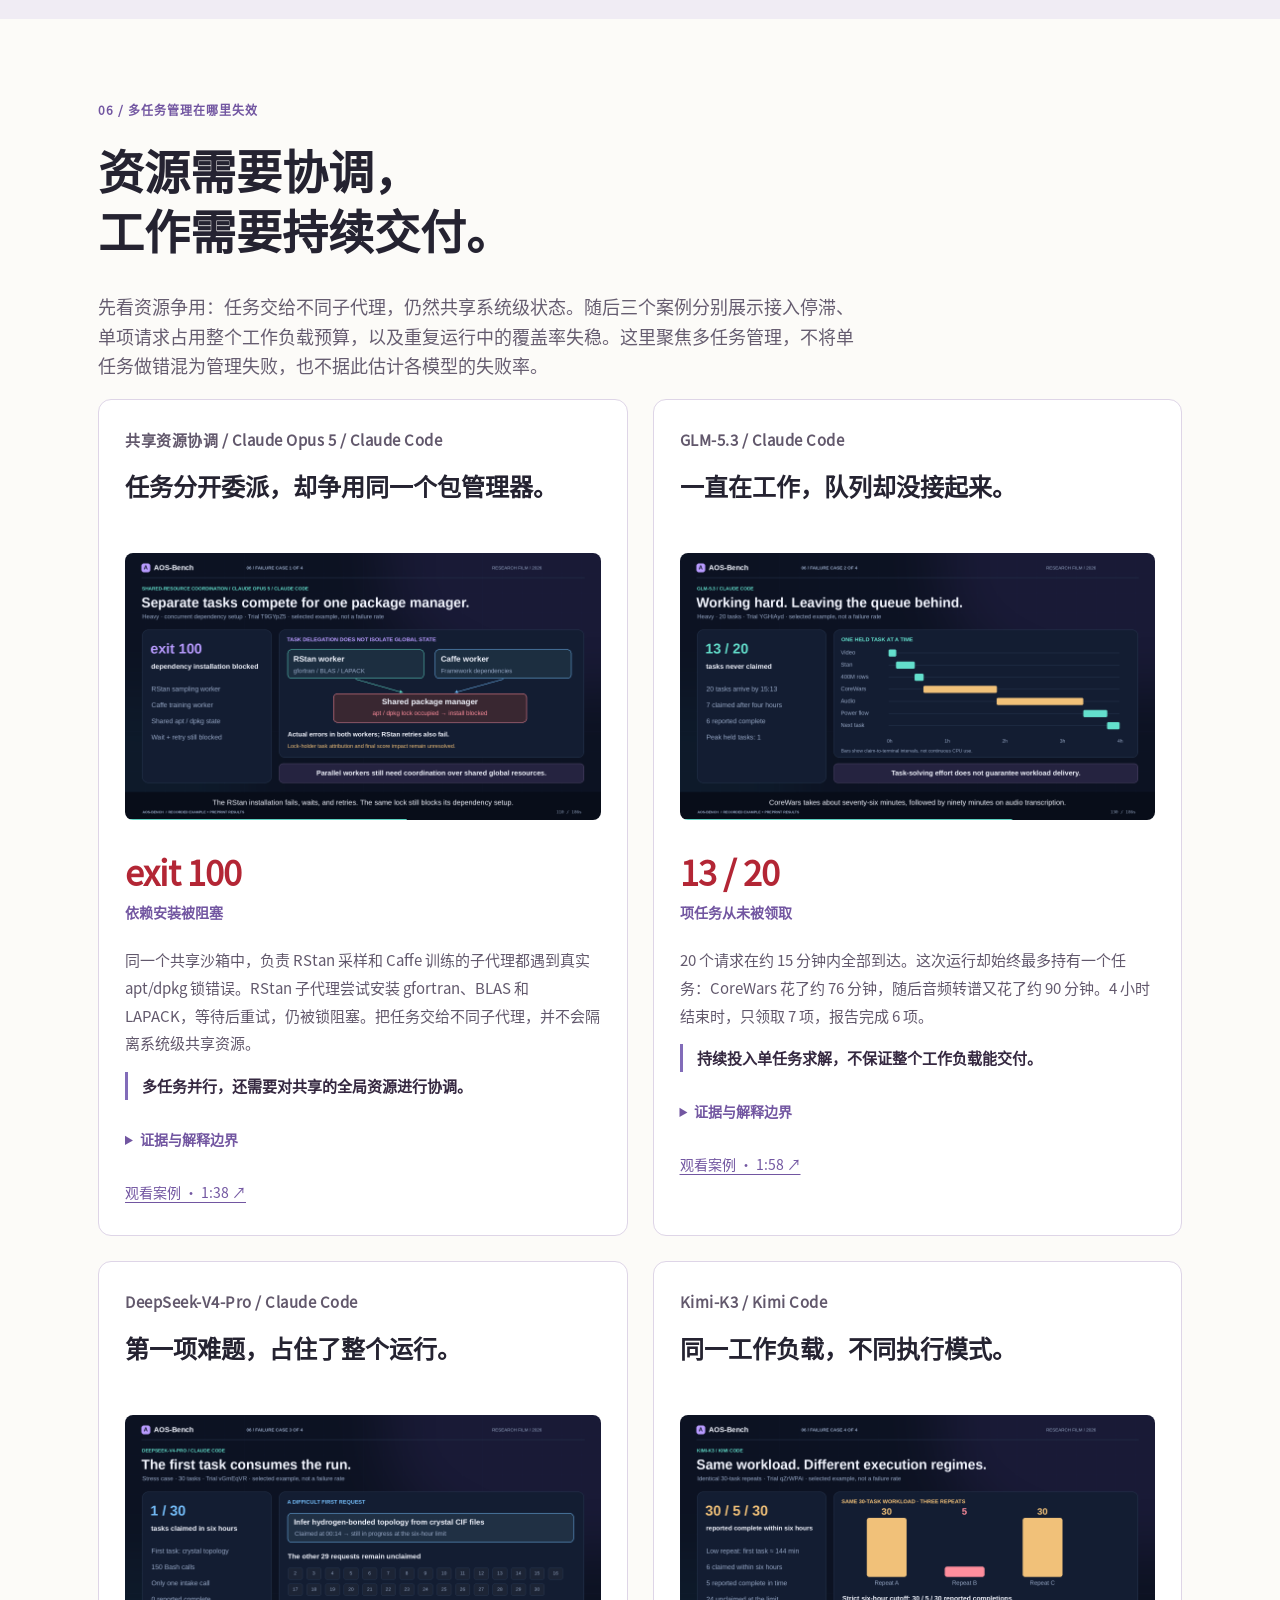
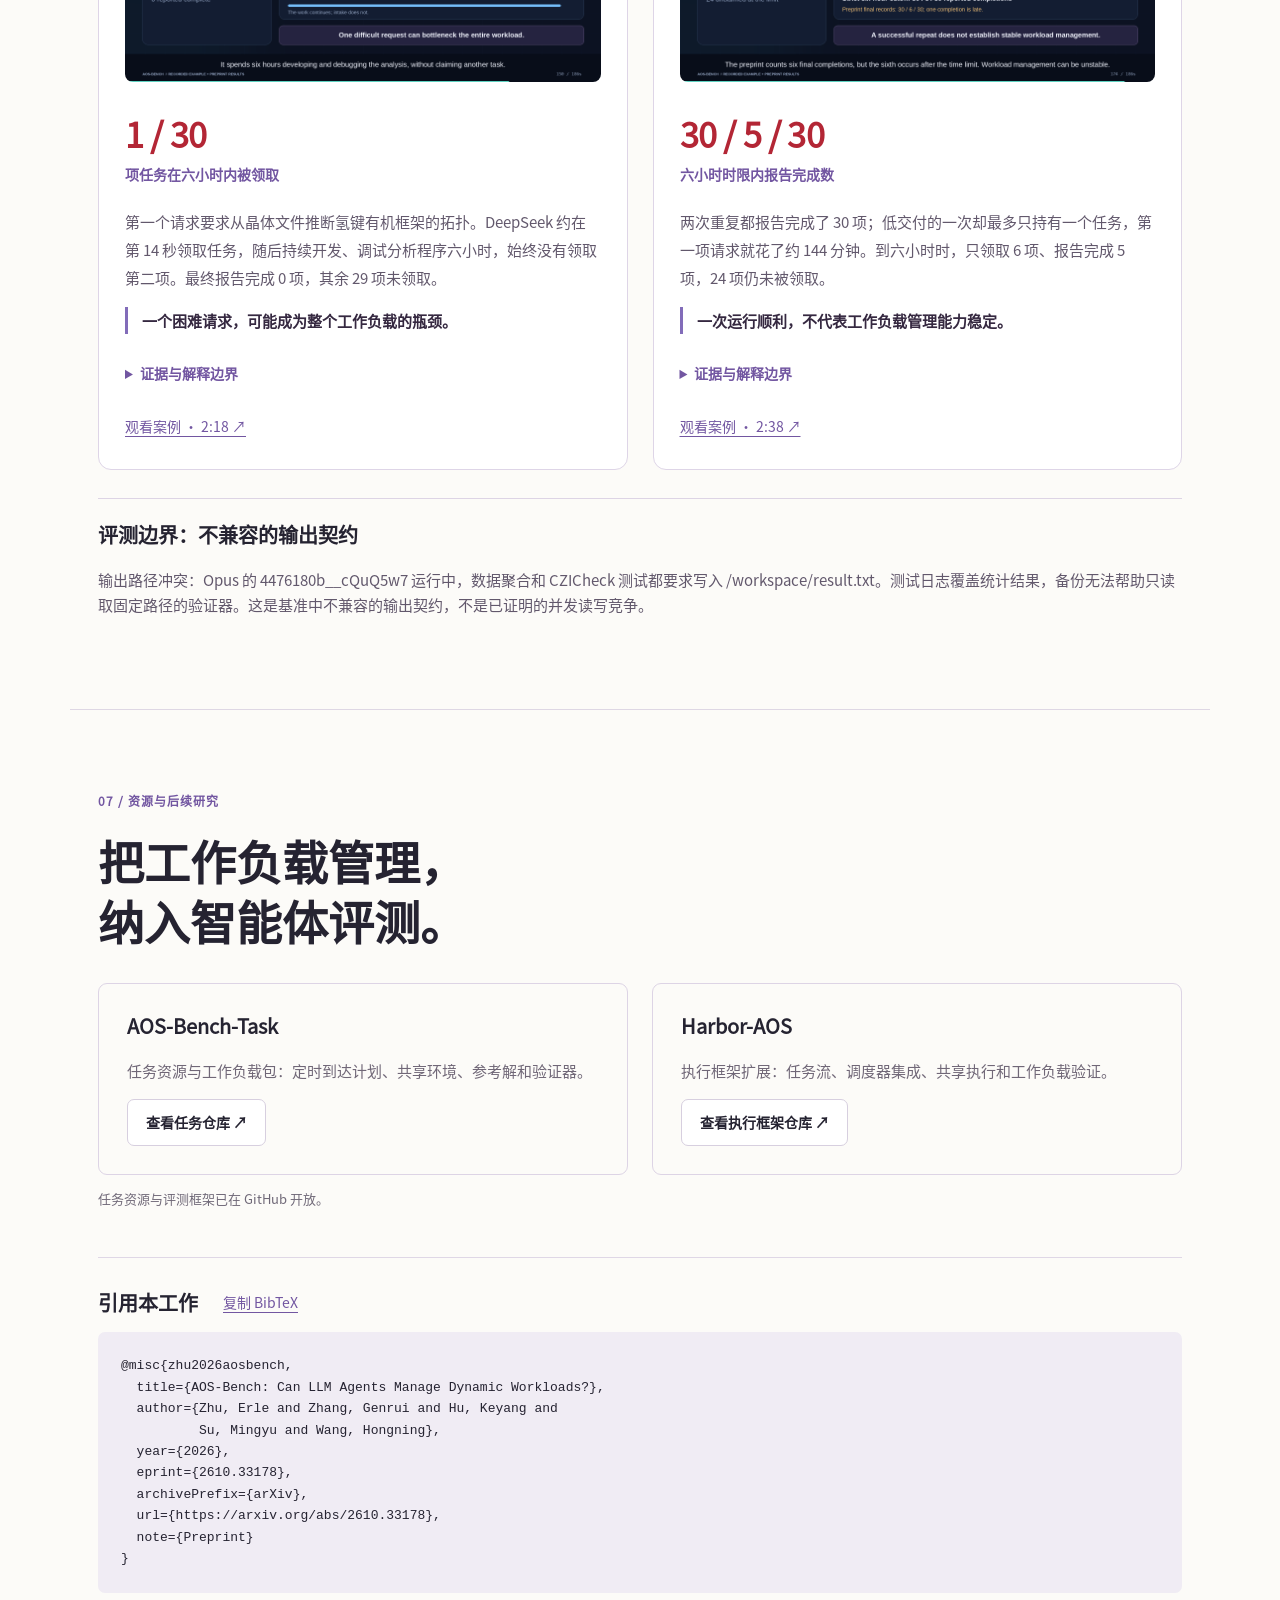
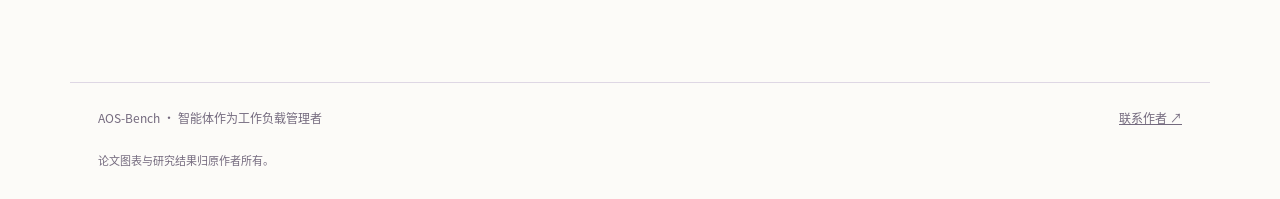
<file: zh.html>
<!doctype html>
<html lang="zh-Hans">
<head>
  <meta charset="utf-8"><meta name="viewport" content="width=device-width,initial-scale=1">
  <title>AOS-Bench — 大语言模型智能体能管理动态工作负载吗？</title>
  <meta name="description" content="AOS-Bench 将智能体作为工作负载管理者进行评测：任务随时间到达，共享计算、内存与工作空间，最终由独立验证器检查交付结果。">
  <meta property="og:title" content="AOS-Bench：会做单个任务，也能管好一串任务吗？">
  <meta property="og:description" content="从单任务求解到动态工作负载交付：五组模型与框架、共享资源、真实执行案例。">
  <meta property="og:image" content="https://aos-bench.github.io/assets/social-card.png"><meta name="twitter:card" content="summary_large_image">
  <link rel="canonical" href="https://aos-bench.github.io/zh.html"><meta property="og:url" content="https://aos-bench.github.io/zh.html"><meta property="og:type" content="website">
  <link rel="icon" href="assets/logo.png"><link rel="stylesheet" href="style.css"><link rel="stylesheet" href="cases.css"><link rel="stylesheet" href="languages.css">
  <link rel="alternate" hreflang="en" href="index.html"><link rel="alternate" hreflang="zh-Hans" href="zh.html">
  <script src="config.js" defer></script><script src="app.js" defer></script>
</head>
<body>
<header class="nav"><a class="brand" href="#"><img src="assets/logo.png" alt="">AOS-Bench</a><nav aria-label="主导航"><a href="#demo">视频</a><a href="#benchmark">评测框架</a><a href="#results">结果</a><a href="#failure-cases">案例</a><a href="#resources">资源</a></nav><div class="language-switch" aria-label="页面语言"><a href="index.html" lang="en">EN</a><a href="zh.html" lang="zh-Hans" aria-current="page">中文</a></div></header>
<main>
  <section class="hero wrap">
    <div class="eyebrow">智能体作为工作负载管理者 <span>研究快照 · 2026 年 11 月 11 日</span></div>
    <h1>大语言模型智能体<br>能管理<em>动态工作负载</em>吗？</h1>
    <p class="deck">完成一个任务，只是工作的一部分。当新请求在旧任务结束前不断到来，智能体还能持续交付吗？</p>
    <p class="authors">Erle Zhu<sup>1*</sup> · Genrui Zhang<sup>2*</sup> · Keyang Hu<sup>1</sup> · Mingyu Su<sup>1</sup> · Hongning Wang<sup>1†</sup></p>
    <p class="affiliations"><sup>1</sup>清华大学 &nbsp; <sup>2</sup>哥伦比亚大学 &nbsp; <small>* 共同第一作者 · † 通讯作者</small></p>
    <div class="actions"><a class="button primary" href="https://arxiv.org/abs/2610.33178">arXiv 论文 ↗</a><a class="button" href="assets/paper.pdf">研究快照 PDF ↗</a><a class="button" href="https://github.com/AOS-Bench/AOS-Bench">开源代码 ↗</a><a class="button" href="https://huggingface.co/datasets/AOS-Bench/AOS-Bench-Trajectories-v2">轨迹数据 ↗</a><a class="button" href="#demo">观看介绍视频 ↓</a><a class="button" href="assets/poster.pdf">下载海报 ↗</a></div>
    <p class="small">本页采用 2026 年 11 月 11 日、rebuttal 之前的论文快照（<code>d9e71fa</code>）。快照 PDF 包含主 Agent 执行占比分析；arXiv 记录的版本历史可能不同。</p>
    <div class="hero-statement"><span class="signal"></span><strong>单任务求解能力强，不代表工作负载管理能力强。</strong><span>衡量共享资源预算下真正交付了多少工作。</span></div>
  </section>
  <section class="wrap lead-insight" id="main-agent-finding" aria-labelledby="main-agent-heading">
    <span class="eyebrow">核心发现 / 让工作负载管理者保持可响应</span>
    <h2 id="main-agent-heading">主 Agent 越多亲自执行，<br>整体接入与交付往往越差。</h2>
    <p class="section-intro">主 Agent 掌握任务领取入口。当它忙于前台执行命令时，新请求可能无法及时接入。真实轨迹显示：主 Agent 执行占比更高，与更低的交付表现、更长的领取等待相关。</p>
    <div class="lead-metrics"><article><strong>−3.9 pp</strong><h3>单次运行奖励</h3><p>主 Agent 执行工具调用占比每增加 10 个百分点，同工作负载中心化后的奖励平均降低 3.9 个百分点。95% CI：−4.8 至 −2.9 pp。</p></article><article><strong>−5.2 pp</strong><h3>任务领取覆盖率</h3><p>对应同样的执行调用占比变化，领取覆盖率降低 5.2 个百分点。95% CI：−6.4 至 −4.0 pp。</p></article><article><strong>2.0×</strong><h3>领取等待时间比的中位数</h3><p>在主 Agent 前台执行期间到达的任务，比同次运行中的其他任务等待更久。</p></article></div>
    <p class="small">来源：rebuttal 前快照第 4.2 节。执行占比按工具调用次数计算，不是 CPU 时间占比。这是观察性关联，不是因果效应，也不意味着主 Agent 在所有场景都不应该执行任务。<a href="#main-agent-analysis">查看图表与适用范围 ↓</a></p>
  </section>
  <section class="film-section" id="demo"><div class="wrap"><div class="section-top"><span class="eyebrow">01 / 真实工作负载与四个失败案例 · 3:06</span><span class="muted">真实事件记录 · 英文旁白与字幕</span></div>
    <video controls playsinline preload="metadata" poster="assets/video-cover.png" aria-label="AOS-Bench 介绍视频（英文旁白与字幕）"><source src="assets/aos-bench-overview.mp4" type="video/mp4"><track kind="captions" srclang="en" label="English" src="assets/overview.en.vtt">你的浏览器不支持嵌入视频。<a href="assets/aos-bench-overview.mp4">下载视频</a>。</video>
    <div class="under-film"><span>Heavy stream 55dcdddf · Claude Opus 5 / Claude Code · 真实事件加速回放</span><a href="assets/aos-bench-overview.mp4" download>下载 MP4 ↓</a></div>
    <p class="muted">这里展示单次运行，而非汇总结果：20 个任务，18 个报告完成，15 个获得原始满分。布局参考论文 Fig. 2，资源遥测的时间对齐为估计值。旁白使用英文合成声音。<a href="assets/heavy-example.json">查看回放数据</a></p>
    <p class="muted language-note">本页正文与交互已提供中文；论文原图、论文 PDF、海报及视频保留英文版本。</p>
  </div></section>
  <section class="wrap section" id="benchmark"><span class="eyebrow">02 / 以整个工作负载为评测单位</span><h2>新任务不断到来，<br>智能体持续工作。</h2>
    <div class="split"><div><p>在<strong>流式执行（stream）</strong>中，外部调度器按时间释放任务。智能体查看已到达的请求、领取下一项任务，再通过工具和子代理组织执行。</p><p>所有任务共享<strong>4 个 CPU 核心、8 GiB 内存配额和同一个工作空间</strong>。独立验证器检查最终产物；智能体自己报告“完成”，并不等于任务正确。</p><div class="modes" role="group" aria-label="任务到达方式"><button class="active" data-mode="stream" aria-pressed="true">流式到达</button><button data-mode="burst" aria-pressed="false">一次性到达</button><button data-mode="individual" aria-pressed="false">独立执行</button></div><p id="mode-description" class="small">任务随时间到达，由同一个智能体系统管理共享工作负载。</p><button id="replay" class="text-button">重新播放到达过程 ↺</button></div>
    <div class="simulation" aria-label="任务到达方式示意动画"><div class="sim-head"><span id="sim-label">流式到达</span><span>示意动画，非真实实验轨迹</span></div><div class="queue" id="queue"><div>构建项目</div><div>处理数据</div><div>转换视频</div><div>运行测试</div></div><div class="sim-agent">智能体系统 <span>领取 · 委派 · 检查进展</span></div><div id="sim-budget">共享工作空间 · 4 CPU 核心 · 8 GiB</div><div class="sim-progress"><i></i></div></div></div>
    <figure class="paper-figure"><img loading="lazy" src="assets/framework.png" alt="论文评测框架：调度器向共享环境中的智能体释放任务，独立验证器检查最终产物。"><figcaption>论文中的评测框架。图中子代理组织方式仅为示例，评测不规定内部执行拓扑。</figcaption></figure>
    <div class="study"><div><strong>5</strong><span>组模型与执行框架</span></div><div><strong>10 × 10</strong><span>中负载：工作负载数 × 任务数</span></div><div><strong>5 × 20</strong><span>重负载：工作负载数 × 任务数</span></div><div><strong>3</strong><span>每个工作负载的目标重复次数</span></div></div>
  </section>
  <section class="tinted"><div class="wrap section"><span class="eyebrow">03 / 构建可验证的工作负载</span><h2>从有验证器的任务，<br>到共享执行环境。</h2><p class="section-intro">统一任务格式、标定资源需求、合并执行环境，再验证组合后的工作负载。未通过检查的候选需要修复并重新验证。</p>
    <div class="pipeline"><div><b>01</b>收集任务<small>指令、输入资源、验证器</small></div><div><b>02</b>资源标定<small>执行时长与 CPU 利用率</small></div><div><b>03</b>组合环境<small>共享镜像与一致的文件路径</small></div><div><b>04</b>验证准入<small>审计 · 构建 · 参考解 · 重叠检查</small></div></div>
    <figure class="paper-figure"><img loading="lazy" src="assets/synthesis.png" alt="论文原始数据合成流程，包括资源标定、工作负载组合和四项验证检查。"><figcaption>构建池包含 26 个工作负载、60 个任务、280 个任务实例，含轻负载与 30-task case。主要比较使用中负载和重负载。</figcaption></figure>
  </div></section>
  <section class="wrap section" id="results"><span class="eyebrow">04 / 预印本的核心发现</span><h2>单任务能力不能直接决定<br>工作负载的交付表现。</h2>
    <div class="result-cards"><article><strong>13.0–22.7 pp</strong><h3>重负载下的表现损失</h3><p>相较于独立执行的能力参考，所有被测系统在重负载下的平均任务奖励均下降了 13.0–22.7 个百分点。</p></article><article><strong>0.6 → 14.2 pp</strong><h3>相近能力，不同交付</h3><p>在中负载中，GLM 与 Kimi 的独立执行 SR 仅差 0.6 个百分点，流式执行时却相差 14.2 个百分点。</p></article><article><strong>不足 4 pp</strong><h3>简单并发基线已很接近</h3><p>对 GLM，固定并发数为 2，与每个档位中最佳智能体管理策略的差距均不足 4 个百分点。</p></article></div>
    <div class="chart-header"><h3>比较五个系统</h3><div class="modes" role="group" aria-label="结果负载档位"><button class="active" data-tier="all" aria-pressed="true">两个档位</button><button data-tier="Medium" aria-pressed="false">中负载</button><button data-tier="Heavy" aria-pressed="false">重负载</button></div></div>
    <div id="results-chart" role="img" aria-label="按模型分组的 SR：每组比较中负载独立执行、中负载流式执行、重负载独立执行和重负载流式执行。"></div>
    <p class="small">SR 为每个计分任务的平均验证奖励，包含部分得分。pp 表示百分点。在同一档位内比较独立与流式执行；不同档位的任务组成不同。数值沿用 10 月预印本。</p>
    <details><summary>查看全部 20 个数值</summary><div class="table-scroll"><table id="results-table"><thead><tr><th>模型</th><th>中负载·独立</th><th>中负载·流式</th><th>重负载·独立</th><th>重负载·流式</th></tr></thead><tbody></tbody></table></div></details>
    <div class="finding"><span>不仅看速度</span><p>在中负载下，有效奖励吞吐率为各系统自身顺序执行参考的 <strong>1.49–2.22 倍</strong>。交付更快与单任务奖励下降可以同时发生。</p></div>
  </section>
  <section class="tinted"><div class="wrap section"><span class="eyebrow">05 / 看清执行过程</span><h2>接入任务，<br>也是工作的重要部分。</h2><div class="analysis-grid"><article><h3>串行接入让任务留在队列里</h3><p>GLM 的串行 FIFO 策略在重负载下，有 <strong>73.3% 的已释放任务从未被领取</strong>。固定并发 k = 2 的 SR 为 42.8%，原生管理为 44.4%。</p><img loading="lazy" src="assets/mechanism.png" alt="论文原图：GLM 执行策略、领取延迟和未领取任务比例。"></article><article><h3>同一输入，重复运行也可能不同</h3><p>对同一个 30-task 工作负载，预印本记录的<strong>最终报告完成数为 30、6、30</strong>。严格按六小时时限计算，则为 <strong>30、5、30</strong>：低交付运行的第六次完成晚于时限。这些是报告完成数，不是验证成功数。</p><img loading="lazy" src="assets/case.png" alt="预印本原始案例图使用最终报告完成数，包含 Kimi 低交付运行中晚于时限的第六次完成。"></article></div>
    <div class="main-agent-analysis"><h3>谁在执行任务，同样重要</h3><p>在 rebuttal 前的分析中，主 Agent 执行工具调用占比每增加 10 个百分点，与同工作负载中心化后的<strong>单次运行奖励降低 3.9 个百分点</strong>、<strong>领取覆盖率降低 5.2 个百分点</strong>相关。任务在主 Agent 执行前台命令时到达，其领取等待时间的中位数为同次运行中其他任务的 <strong>2.0 倍</strong>。</p><figure class="paper-figure"><img loading="lazy" src="assets/main-agent-work.png" alt="主 Agent 执行占比及其与工作负载奖励的观察性关联。"><figcaption>来源：rebuttal 前快照第 4.2 节。结果是观察性关联，不是因果效应；工作负载中心化奖励图包含 180 次运行。GPT 因被测执行框架没有委派工具而未纳入该图。</figcaption></figure></div>
    <details class="scope"><summary>研究范围、计分与版本说明</summary><p>结果对应模型与执行框架的组合，而不是单独模型的排名。推断受限于 10 个中负载和 5 个重负载工作负载；重负载的置信区间只能作粗略检查。任务没有显式依赖、价值或优先级。独立执行是能力参考，不是等资源成本基线。</p><p>计分对称排除 11 个无法由验证器有效判断的任务；首次采样内存超配额之后完成的任务不计奖励。历史运行中存在超时后活动及共享产物影响。本页保留 rebuttal 之前的 <code>d9e71fa</code> 论文快照，不混入 rebuttal 修订分数；当前公开代码可能已包含后续工程修复。30-task 分析属于个案研究。</p></details>
  </div></section>
  <section class="wrap section" id="failure-cases"><span class="eyebrow">06 / 多任务管理在哪里失效</span><h2>资源需要协调，<br>工作需要持续交付。</h2><p class="section-intro">先看资源争用：任务交给不同子代理，仍然共享系统级状态。随后三个案例分别展示接入停滞、单项请求占用整个工作负载预算，以及重复运行中的覆盖率失稳。这里聚焦多任务管理，不将单任务做错混为管理失败，也不据此估计各模型的失败率。</p><div id="case-cards" class="case-grid"></div><noscript><p>启用 JavaScript 查看案例卡片，或<a href="assets/failure-cases.zh.json">阅读中文案例摘要与证据</a>。</p></noscript></section>
  <section class="wrap section" id="resources"><span class="eyebrow">07 / 资源与后续研究</span><h2>把工作负载管理，<br>纳入智能体评测。</h2><div class="resource-grid"><article><h3>AOS-Bench-Task</h3><p>任务资源与工作负载包：定时到达计划、共享环境、参考解和验证器。</p><a id="tasks-link" class="button" href="https://github.com/AOS-Bench/AOS-Bench-Task">仓库 · 等待公开发布</a></article><article><h3>Harbor-AOS</h3><p>执行框架扩展：任务流、调度器集成、共享执行和工作负载验证。</p><a id="harness-link" class="button" href="https://github.com/AOS-Bench/Harbor-AOS">仓库 · 等待公开发布</a></article></div><p id="release-note" class="small">代码正在准备公开发布。在开放之前，访问仓库链接可能需要权限。</p>
    <div class="citation"><div><h3>引用本工作</h3><button id="copy-citation" class="text-button">复制 BibTeX</button><span id="copy-status" aria-live="polite"></span></div><pre id="citation">@misc{zhu2026aosbench,
  title={AOS-Bench: Can LLM Agents Manage Dynamic Workloads?},
  author={Zhu, Erle and Zhang, Genrui and Hu, Keyang and
          Su, Mingyu and Wang, Hongning},
  year={2026},
  eprint={2610.33178},
  archivePrefix={arXiv},
  url={https://arxiv.org/abs/2610.33178},
  note={Preprint}
}</pre></div>
  </section>
</main><footer class="wrap"><span>AOS-Bench · 智能体作为工作负载管理者</span><a href="mailto:erlerzhu@gmail.com">联系作者 ↗</a><span>论文图表与研究结果归原作者所有。</span></footer>
</body></html>
</file>
<file: style.css>
@font-face{font-family:InterLocal;src:url('assets/sans.woff2') format('woff2');font-display:swap}*{box-sizing:border-box}html{scroll-behavior:smooth;scroll-padding-top:90px}body{margin:0;color:#252331;background:#fcfbf8;font-family:Arial,Helvetica,sans-serif;line-height:1.65}a{color:inherit}button{font:inherit;cursor:pointer}button:focus-visible,a:focus-visible{outline:3px solid #b32635;outline-offset:5px}.wrap{max-width:1140px;margin:auto;padding:0 28px}.nav{display:flex;justify-content:space-between;align-items:center;max-width:1196px;margin:auto;padding:24px 28px;border-bottom:1px solid #e5e1e9}.brand{display:flex;align-items:center;gap:12px;font-weight:800;text-decoration:none;font-size:22px}.brand img{width:39px;height:39px;object-fit:contain}.nav nav{display:flex;gap:26px;font-size:14px}.nav nav a{text-decoration:none}.hero{padding-top:68px;padding-bottom:56px}.eyebrow{font-size:12px;font-weight:700;letter-spacing:2px;color:#7256a1}.eyebrow span{color:#847b8b;margin-left:28px;letter-spacing:1px}h1{font-size:clamp(42px,5.4vw,68px);line-height:1.08;letter-spacing:-2.5px;margin:27px 0}h1 em{font-style:normal;color:#7256a1}.deck{max-width:760px;font-size:21px;color:#625a69;line-height:1.6}.authors{font-size:16px;margin-top:30px;margin-bottom:4px}.affiliations{font-size:14px;margin:0;color:#68616d}.affiliations small{display:block;margin-top:7px}sup{font-size:10px}.actions{display:flex;gap:12px;flex-wrap:wrap;margin:29px 0 36px}.button{display:inline-block;padding:11px 18px;border:1px solid #d7cfdf;border-radius:7px;background:#fff;text-decoration:none;font-size:14px;font-weight:700}.button:hover{border-color:#7256a1;background:#f5f1fa}.primary{background:#7256a1;color:#fff;border-color:#7256a1}.primary:hover{background:#5f428f}.hero-statement{display:flex;align-items:center;gap:12px;flex-wrap:wrap;border-top:1px solid #ded7e4;padding-top:22px;font-size:15px}.hero-statement>span:last-child{color:#766e7d}.signal{width:9px;height:9px;border-radius:50%;background:#b32635}.film-section{background:#26222e;color:white;padding:37px 0 28px}.section-top{display:flex;justify-content:space-between;gap:16px;align-items:center;margin-bottom:20px}.film-section .eyebrow{color:#d0bce9}.muted{font-size:13px;color:#aca3b7}video{display:block;width:100%;aspect-ratio:16/9;border-radius:9px;background:#17141d}.under-film{display:flex;justify-content:space-between;gap:16px;font-size:13px;color:#cbc4d4;margin-top:18px}.section{padding-top:76px;padding-bottom:76px}h2{font-size:clamp(30px,3.8vw,46px);line-height:1.16;letter-spacing:-1.2px;margin:19px 0 32px}h3{font-size:20px;line-height:1.35;margin-top:0}.split{display:grid;grid-template-columns:1fr 1.04fr;gap:60px;align-items:center}.split p{font-size:17px}.small{font-size:13px!important;color:#706978}.modes{display:inline-flex;gap:3px;background:#eae5ef;padding:4px;border-radius:8px;max-width:100%}.modes button{border:0;background:transparent;font-size:13px;padding:7px 14px;border-radius:5px;color:#695c78}.modes button.active{background:#fff;color:#503b70;box-shadow:0 1px 3px #35264220}.text-button{border:0;background:transparent;color:#7256a1;font-size:14px;padding:5px 0;text-decoration:underline;text-underline-offset:4px}.simulation{border:1px solid #dcd4e4;border-radius:14px;padding:24px;background:#fff;box-shadow:0 16px 40px #4432510b}.sim-head{display:flex;justify-content:space-between;font-size:9px;letter-spacing:.7px;gap:10px}.sim-head span:first-child{color:#7256a1;font-weight:bold}.queue{display:grid;grid-template-columns:repeat(2,1fr);gap:8px;margin:24px 0}.queue div{padding:12px;background:#eee8f5;border:1px solid #d8cce7;border-radius:6px;font-size:13px;opacity:.15;transform:translateY(7px);transition:.6s}.queue div.arrived{opacity:1;transform:none}.sim-agent{background:#7256a1;color:white;text-align:center;padding:17px;border-radius:8px;font-weight:bold}.sim-agent span{display:block;font-size:11px;font-weight:normal;color:#e6dbee}#sim-budget{padding:18px 4px;text-align:center;font-size:12px}.sim-progress{height:3px;background:#eae5ef}.sim-progress i{display:block;width:0;height:100%;background:#b32635}.paper-figure{margin:38px 0 0;padding:22px;background:#fff;border:1px solid #e2dce8;border-radius:10px}.paper-figure img{width:100%;display:block;max-height:490px;object-fit:contain}figcaption{font-size:12px;color:#756c7d;margin-top:14px}.study{display:grid;grid-template-columns:repeat(4,1fr);border-top:1px solid #ded7e4;margin-top:36px;padding-top:28px;gap:20px}.study strong{font-size:30px;display:block;color:#7256a1}.study span{font-size:12px;color:#756c7d}.tinted{background:#f0ecf4}.section-intro{max-width:770px;font-size:18px;color:#665d70}.pipeline{display:grid;grid-template-columns:repeat(4,1fr);gap:12px;margin:30px 0}.pipeline>div{border-top:2px solid #ae99c9;padding:15px 4px;font-weight:bold}.pipeline b{display:block;color:#8b70ad;font-size:12px;margin-bottom:8px}.pipeline small{display:block;font-weight:normal;color:#716777;font-size:12px;margin-top:7px}.result-cards{display:grid;grid-template-columns:repeat(3,1fr);gap:28px;margin:36px 0 46px}.result-cards article{border-top:3px solid #b32635;padding-top:20px}.result-cards strong{font-size:33px;letter-spacing:-1px;color:#b32635}.result-cards h3{margin:12px 0;font-size:18px}.result-cards p{font-size:15px;color:#6c6473}.chart-header{display:flex;justify-content:space-between;align-items:center;gap:16px}#results-chart svg{width:100%;height:auto;display:block;margin:22px 0 12px}.table-scroll{overflow:auto}table{border-collapse:collapse;width:100%;font-size:14px;margin:15px 0}th,td{padding:11px;border-bottom:1px solid #ded7e4;text-align:right;white-space:nowrap}th:first-child,td:first-child{text-align:left}details{margin-top:20px;font-size:14px}summary{cursor:pointer;color:#7256a1;font-weight:bold;padding:8px 0}.finding{display:grid;grid-template-columns:180px 1fr;border-top:1px solid #ddd5e5;margin-top:34px;padding-top:26px;gap:30px}.finding>span{font-size:12px;letter-spacing:1px;color:#7256a1}.finding p{margin:0;font-size:18px}.analysis-grid{display:grid;grid-template-columns:1fr 1fr;gap:55px}.analysis-grid p{font-size:16px;min-height:140px}.analysis-grid img{width:100%;height:310px;object-fit:contain;background:white;border-radius:9px;padding:20px}.scope{border-top:1px solid #d8cddd;margin-top:34px;padding-top:16px}.scope p{max-width:950px;color:#655c6e}.resource-grid{display:grid;grid-template-columns:1fr 1fr;gap:24px}.resource-grid article{border:1px solid #ddd4e5;padding:28px;border-radius:9px}.resource-grid p{color:#706777;font-size:15px}.citation{margin-top:48px;border-top:1px solid #dfd7e6;padding-top:28px}.citation>div{display:flex;gap:25px;align-items:center}.citation h3{margin:0}pre{overflow:auto;background:#f0ecf4;padding:23px;border-radius:7px;font-size:13px}footer{padding-top:25px!important;padding-bottom:30px!important;border-top:1px solid #ded7e4;display:flex;flex-wrap:wrap;gap:24px;justify-content:space-between;font-size:12px;color:#746a7e}footer>span:last-child{width:100%;font-size:11px}
@media(max-width:720px){.wrap{padding-left:21px;padding-right:21px}.nav{padding:18px 21px}.nav nav{gap:13px;font-size:12px}.brand{font-size:17px}.brand img{width:27px;height:27px}.hero{padding-top:38px}.eyebrow{font-size:10px;letter-spacing:1.4px}.eyebrow span{display:block;margin:9px 0 0}h1{letter-spacing:-1.5px;font-size:42px}.deck{font-size:18px}.authors{font-size:14px}.section{padding-top:50px;padding-bottom:50px}.split,.analysis-grid,.resource-grid{grid-template-columns:1fr;gap:24px}.result-cards{grid-template-columns:1fr;gap:22px}.result-cards article{padding-top:12px}.result-cards p{margin-bottom:0}.study,.pipeline{grid-template-columns:1fr 1fr}.chart-header{align-items:flex-start;flex-direction:column}.finding{grid-template-columns:1fr;gap:12px}.analysis-grid p{min-height:0}.paper-figure{padding:11px}.under-film,.section-top{flex-direction:column;align-items:flex-start;font-size:11px}.citation>div{flex-wrap:wrap}.hero-statement{font-size:14px}.nav nav a:nth-child(2){display:none}}
@media(prefers-reduced-motion:reduce){html{scroll-behavior:auto}.queue div{transition:none}}
</file>
<file: cases.css>
.case-grid{display:grid;grid-template-columns:1fr 1fr;gap:25px}.case-card{padding:26px;border:1px solid #ded5e7;border-radius:13px;background:#fff;min-width:0}.case-model{font-size:12px;font-weight:700;color:#7256a1;letter-spacing:.5px;margin:0 0 14px}.case-card h3{font-size:24px;min-height:65px;margin-bottom:20px}.case-card img{display:block;width:100%;border-radius:8px;margin-bottom:24px}.case-metric{font-size:34px;color:#b32635;letter-spacing:-.8px}.case-card .case-metric-label{font-weight:700;margin:0 0 20px;font-size:14px;color:#7256a1}.case-card p{font-size:15px;color:#62586c}.case-card .case-takeaway{border-left:3px solid #826cb9;padding-left:14px;color:#352840;font-weight:700}.case-card details p{font-size:13px;overflow-wrap:anywhere}.case-card>button{margin-top:17px}#failure-cases{border-bottom:1px solid #ded7e4}@media(max-width:720px){.case-grid{grid-template-columns:1fr}.case-card{padding:20px}.case-card h3{min-height:0}.nav nav{gap:10px;font-size:11px}}
.main-agent-analysis{margin-top:40px;border-top:1px solid #d8cddd;padding-top:30px}.main-agent-analysis>p{max-width:970px;font-size:17px}
.lead-insight{padding-top:14px;padding-bottom:48px}.lead-insight h2{font-size:clamp(29px,3.3vw,42px)}.lead-metrics{display:grid;grid-template-columns:repeat(3,1fr);gap:25px;margin:28px 0}.lead-metrics article{border-top:3px solid #826cb9;padding-top:16px}.lead-metrics strong{font-size:38px;color:#7256a1}.lead-metrics h3{margin:7px 0 10px;font-size:18px}.lead-metrics p{font-size:14px;color:#655b70}.case-context{background:#f0ecf4;padding:13px 15px;border-radius:7px}.resource-note{margin-top:28px;border-top:1px solid #ddd4e5;padding-top:22px}.resource-note p{font-size:15px;color:#62586c}@media(max-width:720px){.lead-metrics{grid-template-columns:1fr;gap:18px}}
</file>
<file: languages.css>
.nav{gap:20px}.nav nav{margin-left:auto}.language-switch{display:flex;flex-shrink:0;gap:3px;padding:3px;border:1px solid #d7cfdf;border-radius:8px;font-size:12px;white-space:nowrap}.language-switch a{padding:4px 9px;text-decoration:none;border-radius:5px}.language-switch [aria-current=page]{background:#7256a1;color:#fff;font-weight:700}html[lang=zh-Hans] body{font-family:Arial,"Noto Sans CJK SC","Microsoft YaHei","PingFang SC",sans-serif}html[lang=zh-Hans] h1{font-size:clamp(37px,5vw,64px);line-height:1.25;letter-spacing:-1px}html[lang=zh-Hans] h2{line-height:1.3;letter-spacing:0}html[lang=zh-Hans] .case-card h3{line-height:1.5}html[lang=zh-Hans] .eyebrow{letter-spacing:1px}html[lang=zh-Hans] .deck,html[lang=zh-Hans] .case-card p{line-height:1.85}.language-note{margin-top:14px}@media(max-width:850px){.nav{flex-wrap:wrap;gap:12px}.nav .brand{order:0}.language-switch{order:1;margin-left:auto}.nav nav{order:2;width:100%;justify-content:space-between;margin-left:0;gap:10px}.nav nav a:nth-child(2){display:block}html[lang=zh-Hans] .hero{padding-top:35px}}
.language-switch{font-family:Arial,"AOS Chinese",sans-serif}
@font-face{font-family:"AOS Chinese";src:url("assets/noto-sans-sc-subset.woff") format("woff");font-style:normal;font-weight:400;font-display:swap}
html[lang=zh-Hans] body{font-family:"AOS Chinese",Arial,"Noto Sans CJK SC","Microsoft YaHei","PingFang SC",sans-serif!important}
.language-switch{font-family:"AOS Chinese",Arial,sans-serif!important}
</file>
